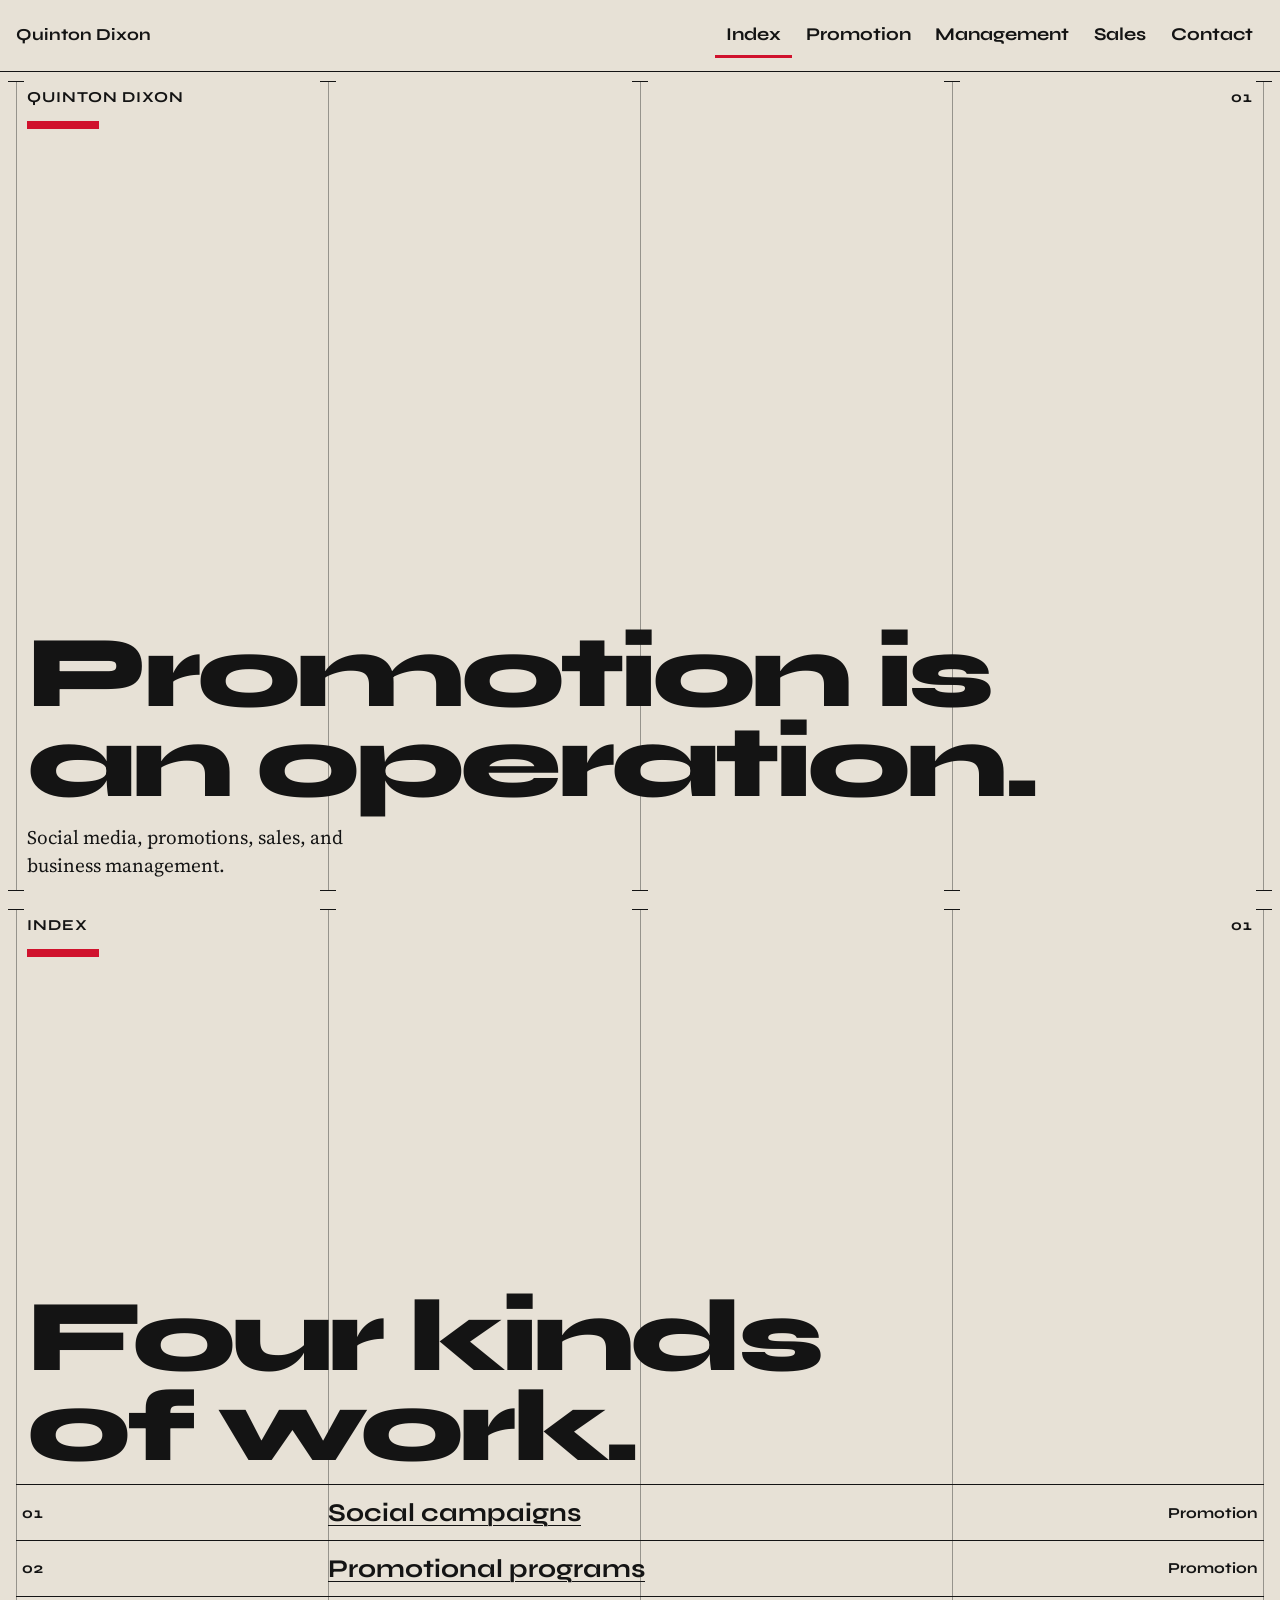
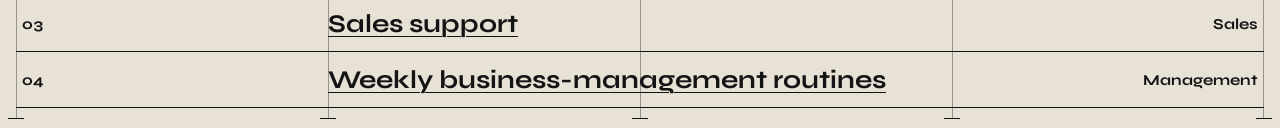
<file: index.html>
<!DOCTYPE html>
<html lang="en">
<head>
  <meta charset="utf-8">
  <meta name="viewport" content="width=device-width, initial-scale=1">
  <title>Quinton Dixon. Promotion is an operation.</title>
  <meta name="description" content="Quinton Dixon. Social media, promotions, sales, and business management. Promotion is an operation.">
  <link rel="icon" href="favicon.svg" type="image/svg+xml">
  <link rel="preconnect" href="https://fonts.googleapis.com">
  <link rel="preconnect" href="https://fonts.gstatic.com" crossorigin>
  <link href="https://fonts.googleapis.com/css2?family=Source+Serif+4:ital,opsz,wght@0,8..60,400;0,8..60,600;1,8..60,400&family=Syne:wght@700;800&display=swap" rel="stylesheet">
  <link rel="stylesheet" href="styles.css">
  <noscript><style>
    @media (max-width: 760px) {
      .nav-toggle { display: none !important; }
      #site-nav {
        display: flex !important;
        position: static !important;
        inset: auto !important;
        background: transparent !important;
        padding: 0 !important;
        overflow: visible !important;
      }
    }
  </style></noscript>
</head>
<body class="swiss">
  <a class="skip" href="#content">Skip to content</a>
  <header class="bar">
    <a class="home" href="index.html">Quinton Dixon</a>
    <button type="button" class="nav-toggle" aria-expanded="false" aria-controls="site-nav">Menu</button>
    <nav id="site-nav" aria-label="Pages">
      <a href="index.html" aria-current="page">Index</a>
      <a href="promotion.html">Promotion</a>
      <a href="management.html">Management</a>
      <a href="sales.html">Sales</a>
      <a href="contact.html">Contact</a>
    </nav>
  </header>
  <main id="content" tabindex="-1">
    <section class="poster" aria-labelledby="motto">
      <div class="press" aria-hidden="true"><span></span><span></span><span></span><span></span></div>
      <p class="kicker">Quinton Dixon <span class="sheet-no">01</span></p>
      <div class="tick" aria-hidden="true"></div>
      <h1 id="motto" class="statement">Promotion is an operation.</h1>
      <p class="caption">Social media, promotions, sales, and business management.</p>
    </section>
    <section class="poster roster" aria-labelledby="kinds">
      <div class="press" aria-hidden="true"><span></span><span></span><span></span><span></span></div>
      <p class="kicker">Index <span class="sheet-no">01</span></p>
      <div class="tick" aria-hidden="true"></div>
      <h2 id="kinds" class="statement">Four kinds of work.</h2>
      <ol class="index">
        <li>
          <a href="promotion.html#campaigns">
            <span class="num">01</span>
            <span class="name">Social campaigns</span>
            <span class="where">Promotion</span>
          </a>
        </li>
        <li>
          <a href="promotion.html#programs">
            <span class="num">02</span>
            <span class="name">Promotional programs</span>
            <span class="where">Promotion</span>
          </a>
        </li>
        <li>
          <a href="sales.html">
            <span class="num">03</span>
            <span class="name">Sales support</span>
            <span class="where">Sales</span>
          </a>
        </li>
        <li>
          <a href="management.html">
            <span class="num">04</span>
            <span class="name">Weekly business-management routines</span>
            <span class="where">Management</span>
          </a>
        </li>
      </ol>
    </section>
  </main>
  <script src="site.js"></script>
</body>
</html>
</file>
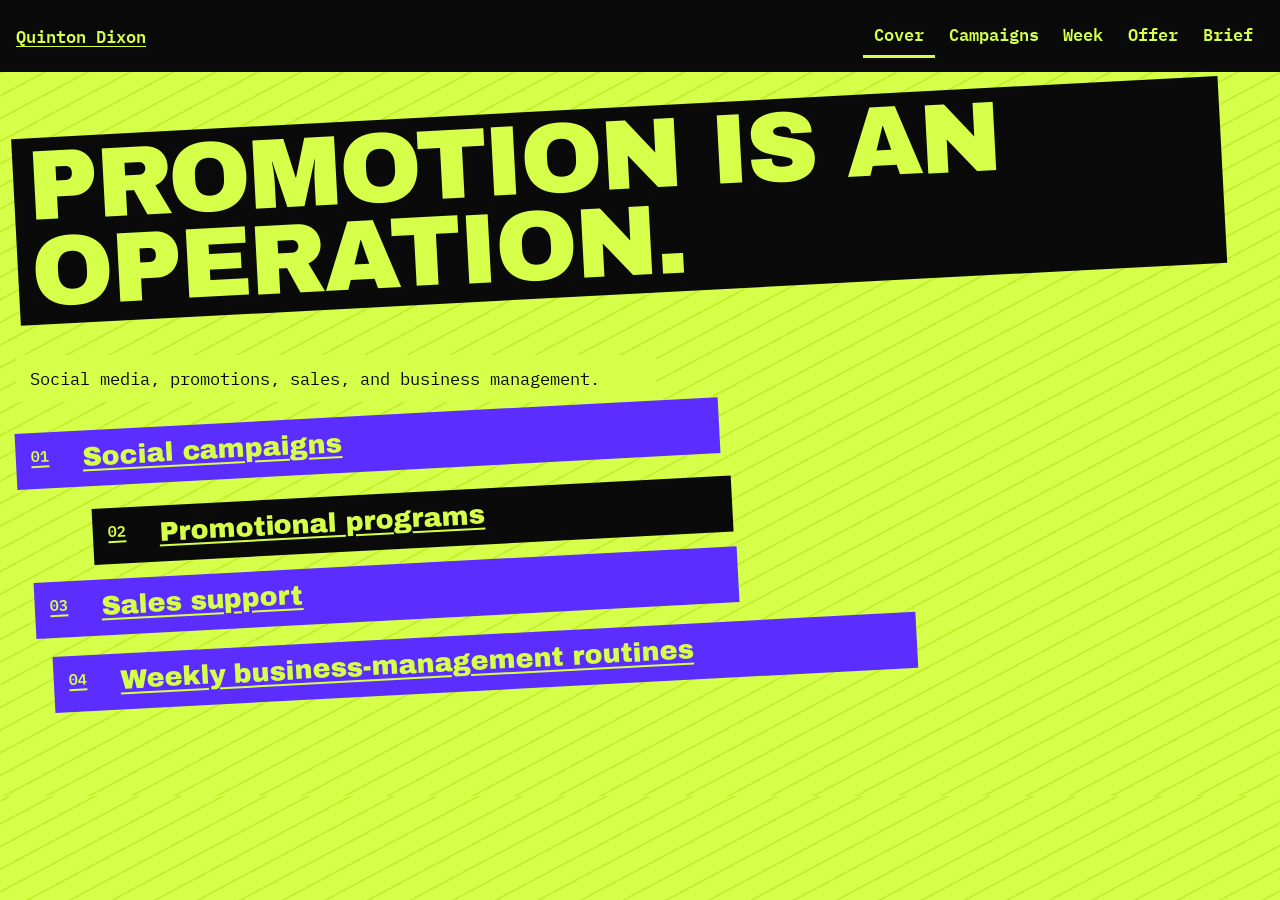
<file: acid/index.html>
<!DOCTYPE html>
<html lang="en">
<head>
  <meta charset="utf-8">
  <meta name="viewport" content="width=device-width, initial-scale=1">
  <title>Quinton Dixon. Promotion is an operation.</title>
  <meta name="description" content="Quinton Dixon. Promotion is an operation. Social media, promotions, sales, and business management.">
  <link rel="icon" href="favicon.svg" type="image/svg+xml">
  <link rel="preconnect" href="https://fonts.googleapis.com">
  <link rel="preconnect" href="https://fonts.gstatic.com" crossorigin>
  <link href="https://fonts.googleapis.com/css2?family=Archivo+Black&family=IBM+Plex+Mono:wght@400;600&display=swap" rel="stylesheet">
  <link rel="stylesheet" href="styles.css">
  <noscript><style>
    @media (max-width: 760px) {
      .nav-toggle { display: none !important; }
      #site-nav { display: flex !important; position: static !important; inset: auto !important; background: transparent !important; padding: 0 !important; overflow: visible !important; }
    }
  </style></noscript>
</head>
<body class="acid">
  <a class="skip" href="#content">Skip to content</a>
  <header class="rail">
    <a class="home" href="index.html">Quinton Dixon</a>
    <button type="button" class="nav-toggle" aria-expanded="false" aria-controls="site-nav">Menu</button>
    <nav id="site-nav" aria-label="Pages">
      <a href="index.html" aria-current="page">Cover</a>
      <a href="campaigns.html">Campaigns</a>
      <a href="week.html">Week</a>
      <a href="offer.html">Offer</a>
      <a href="brief.html">Brief</a>
    </nav>
  </header>
  <main id="content" class="sheet" tabindex="-1">
    <h1 class="slash">Promotion is an operation.</h1>
    <p class="plain">Social media, promotions, sales, and business management.</p>
    <ul class="strips">
      <li><a href="campaigns.html"><span class="num">01</span> Social campaigns</a></li>
      <li><a href="campaigns.html#programs"><span class="num">02</span> Promotional programs</a></li>
      <li><a href="offer.html"><span class="num">03</span> Sales support</a></li>
      <li><a href="week.html"><span class="num">04</span> Weekly business-management routines</a></li>
    </ul>
  </main>
  <script src="site.js"></script>
</body>
</html>
</file>
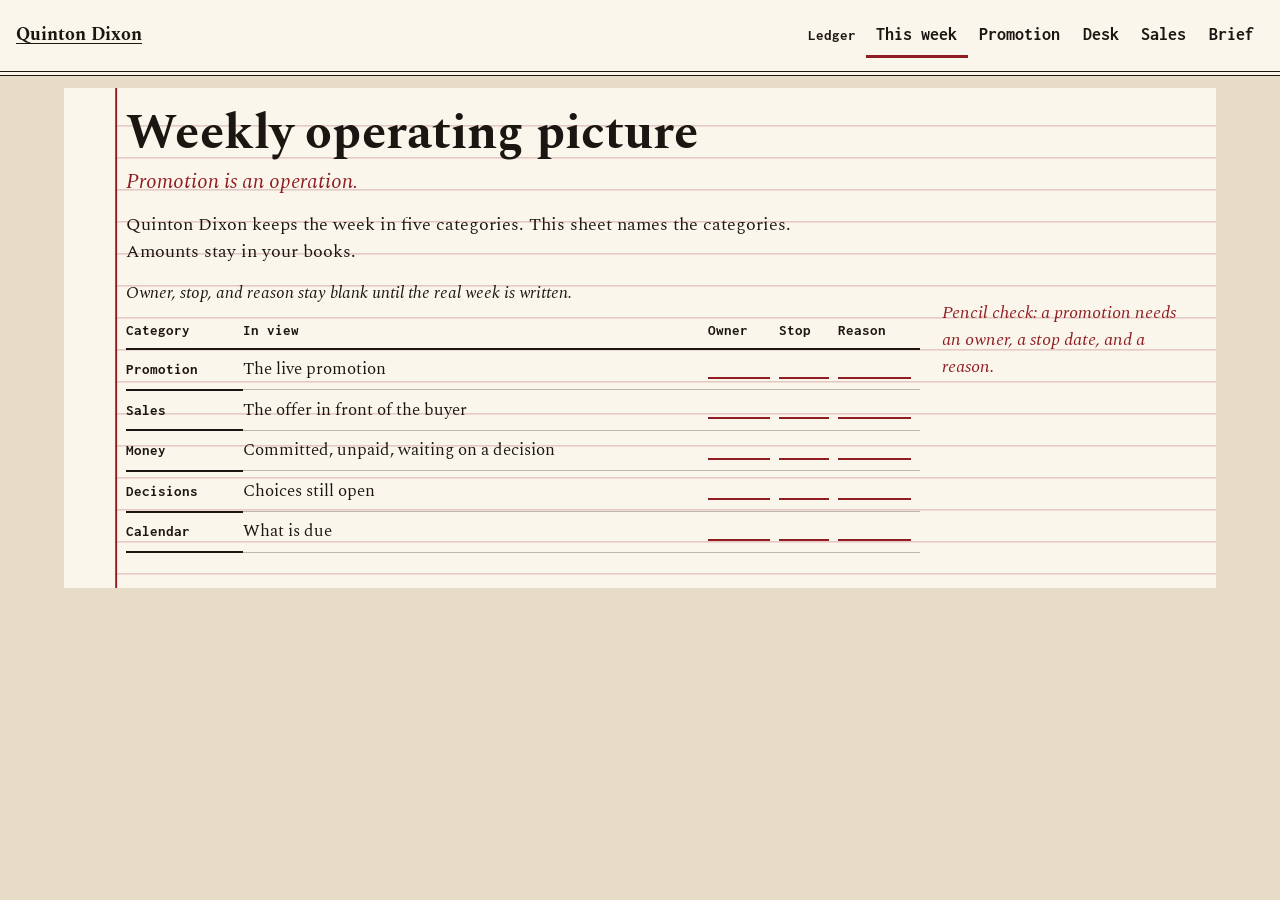
<file: folio/index.html>
<!DOCTYPE html>
<html lang="en">
<head>
  <meta charset="utf-8">
  <meta name="viewport" content="width=device-width, initial-scale=1">
  <title>Quinton Dixon. Promotion is an operation.</title>
  <meta name="description" content="Quinton Dixon. Promotion is an operation. A weekly operating picture for promotion, sales, money, decisions, and the calendar.">
  <link rel="icon" href="favicon.svg" type="image/svg+xml">
  <link rel="preconnect" href="https://fonts.googleapis.com">
  <link rel="preconnect" href="https://fonts.gstatic.com" crossorigin>
  <link href="https://fonts.googleapis.com/css2?family=Inconsolata:wght@500;700&family=Spectral:ital,wght@0,500;0,700;1,500;1,700&display=swap" rel="stylesheet">
  <link rel="stylesheet" href="styles.css">
  <noscript><style>
    @media (max-width: 760px) {
      .nav-toggle { display: none !important; }
      #site-nav { display: flex !important; position: static !important; inset: auto !important; background: transparent !important; padding: 0 !important; overflow: visible !important; }
    }
  </style></noscript>
</head>
<body class="folio">
  <a class="skip" href="#content">Skip to content</a>
  <header class="running">
    <a class="home" href="index.html">Quinton Dixon</a>
    <span class="edition">Ledger</span>
    <button type="button" class="nav-toggle" aria-expanded="false" aria-controls="site-nav">Menu</button>
    <nav id="site-nav" aria-label="Pages">
      <a href="index.html" aria-current="page">This week</a>
      <a href="promotion.html">Promotion</a>
      <a href="desk.html">Desk</a>
      <a href="sales.html">Sales</a>
      <a href="contact.html">Brief</a>
    </nav>
  </header>
  <main id="content" class="leaf" tabindex="-1">
    <h1>Weekly operating picture</h1>
    <p class="motto">Promotion is an operation.</p>
    <p class="lead">Quinton Dixon keeps the week in five categories. This sheet names the categories. Amounts stay in your books.</p>
    <div class="spread">
      <table class="week">
        <caption>Owner, stop, and reason stay blank until the real week is written.</caption>
        <thead>
          <tr>
            <th scope="col">Category</th>
            <th scope="col">In view</th>
            <th scope="col">Owner</th>
            <th scope="col">Stop</th>
            <th scope="col">Reason</th>
          </tr>
        </thead>
        <tbody>
          <tr>
            <th scope="row" data-label="Category">Promotion</th>
            <td data-label="In view">The live promotion</td>
            <td data-label="Owner"><span class="blank"><span class="sr-only">Blank on this sheet</span></span></td>
            <td data-label="Stop"><span class="blank"><span class="sr-only">Blank on this sheet</span></span></td>
            <td data-label="Reason"><span class="blank"><span class="sr-only">Blank on this sheet</span></span></td>
          </tr>
          <tr>
            <th scope="row" data-label="Category">Sales</th>
            <td data-label="In view">The offer in front of the buyer</td>
            <td data-label="Owner"><span class="blank"><span class="sr-only">Blank on this sheet</span></span></td>
            <td data-label="Stop"><span class="blank"><span class="sr-only">Blank on this sheet</span></span></td>
            <td data-label="Reason"><span class="blank"><span class="sr-only">Blank on this sheet</span></span></td>
          </tr>
          <tr>
            <th scope="row" data-label="Category">Money</th>
            <td data-label="In view">Committed, unpaid, waiting on a decision</td>
            <td data-label="Owner"><span class="blank"><span class="sr-only">Blank on this sheet</span></span></td>
            <td data-label="Stop"><span class="blank"><span class="sr-only">Blank on this sheet</span></span></td>
            <td data-label="Reason"><span class="blank"><span class="sr-only">Blank on this sheet</span></span></td>
          </tr>
          <tr>
            <th scope="row" data-label="Category">Decisions</th>
            <td data-label="In view">Choices still open</td>
            <td data-label="Owner"><span class="blank"><span class="sr-only">Blank on this sheet</span></span></td>
            <td data-label="Stop"><span class="blank"><span class="sr-only">Blank on this sheet</span></span></td>
            <td data-label="Reason"><span class="blank"><span class="sr-only">Blank on this sheet</span></span></td>
          </tr>
          <tr>
            <th scope="row" data-label="Category">Calendar</th>
            <td data-label="In view">What is due</td>
            <td data-label="Owner"><span class="blank"><span class="sr-only">Blank on this sheet</span></span></td>
            <td data-label="Stop"><span class="blank"><span class="sr-only">Blank on this sheet</span></span></td>
            <td data-label="Reason"><span class="blank"><span class="sr-only">Blank on this sheet</span></span></td>
          </tr>
        </tbody>
      </table>
      <aside class="margin">
        <p>Pencil check: a promotion needs an owner, a stop date, and a reason.</p>
      </aside>
    </div>
  </main>
  <script src="site.js"></script>
</body>
</html>
</file>
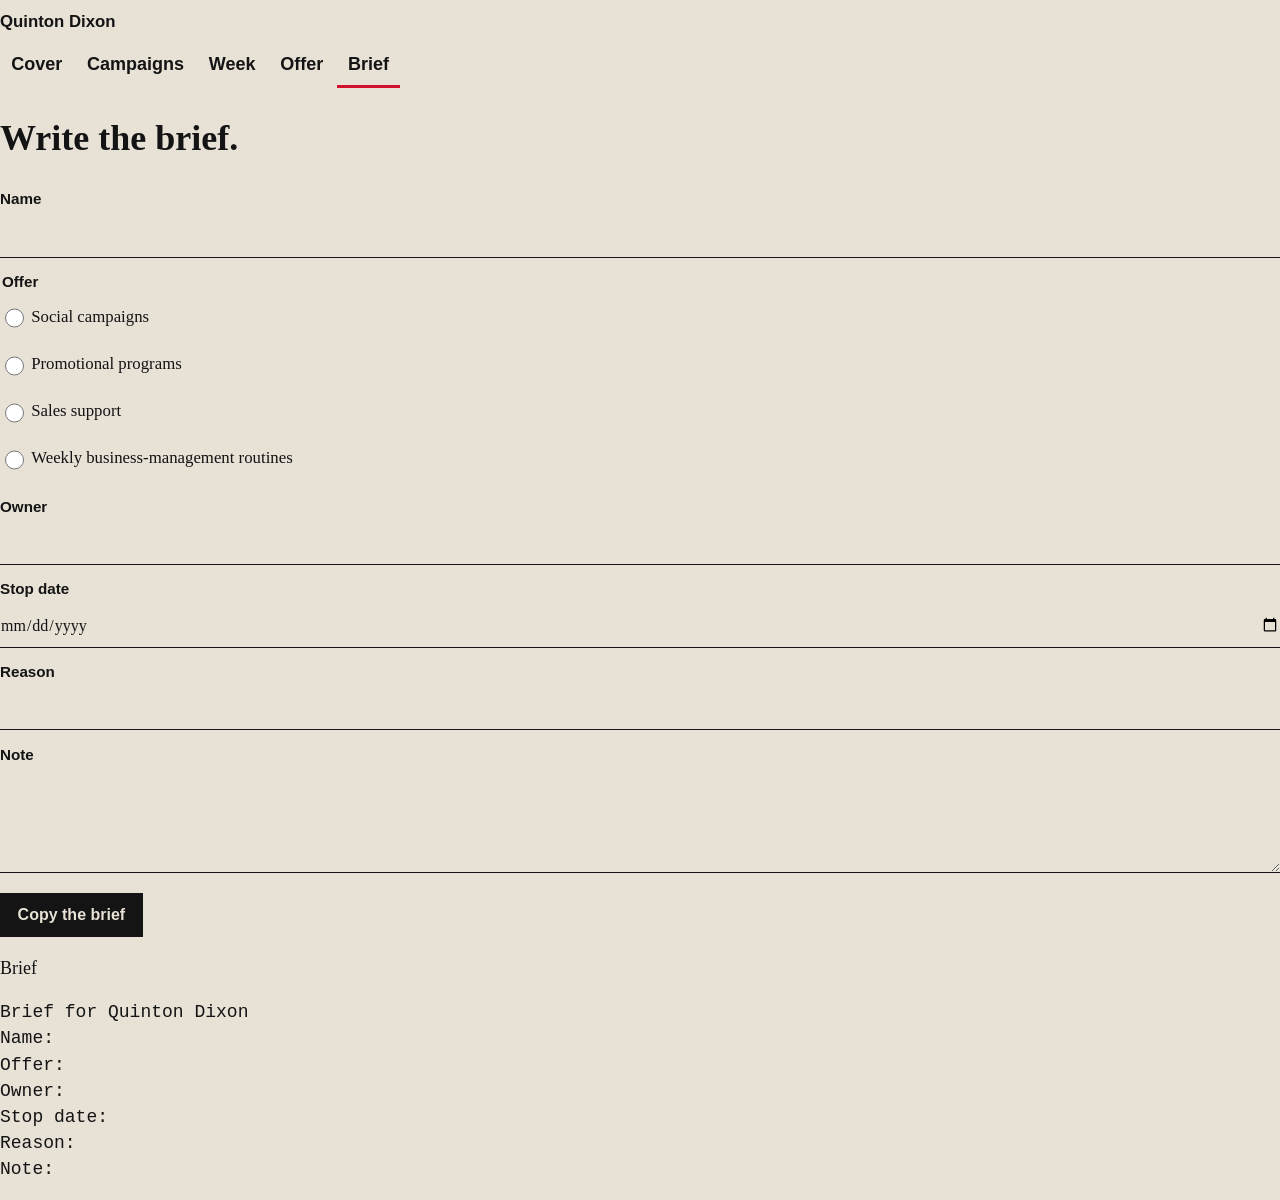
<file: brief.html>
<!DOCTYPE html>
<html lang="en">
<head>
  <meta charset="utf-8">
  <meta name="viewport" content="width=device-width, initial-scale=1">
  <title>Brief. Quinton Dixon.</title>
  <meta name="description" content="Write a brief for Quinton Dixon and copy it from the page.">
  <link rel="icon" href="favicon.svg" type="image/svg+xml">
  <link rel="preconnect" href="https://fonts.googleapis.com">
  <link rel="preconnect" href="https://fonts.gstatic.com" crossorigin>
  <link href="https://fonts.googleapis.com/css2?family=Archivo+Black&family=IBM+Plex+Mono:wght@400;600&display=swap" rel="stylesheet">
  <link rel="stylesheet" href="styles.css">
  <noscript><style>
    @media (max-width: 760px) {
      .nav-toggle { display: none !important; }
      #site-nav { display: flex !important; position: static !important; inset: auto !important; background: transparent !important; padding: 0 !important; overflow: visible !important; }
    }
  </style></noscript>
</head>
<body class="acid">
  <a class="skip" href="#content">Skip to content</a>
  <header class="rail">
    <a class="home" href="index.html">Quinton Dixon</a>
    <button type="button" class="nav-toggle" aria-expanded="false" aria-controls="site-nav">Menu</button>
    <nav id="site-nav" aria-label="Pages">
      <a href="index.html">Cover</a>
      <a href="campaigns.html">Campaigns</a>
      <a href="week.html">Week</a>
      <a href="offer.html">Offer</a>
      <a href="brief.html" aria-current="page">Brief</a>
    </nav>
  </header>
  <main id="content" class="sheet" tabindex="-1">
    <h1 class="slash tight">Write the brief.</h1>
    <div class="split">
      <form class="plate" data-brief>
        <label class="field">
          <span>Name</span>
          <input id="brief-name" name="name" type="text" autocomplete="name" required>
        </label>
        <fieldset>
          <legend>Offer</legend>
          <label class="choice"><input type="radio" name="offer" value="Social campaigns" required> Social campaigns</label>
          <label class="choice"><input type="radio" name="offer" value="Promotional programs"> Promotional programs</label>
          <label class="choice"><input type="radio" name="offer" value="Sales support"> Sales support</label>
          <label class="choice"><input type="radio" name="offer" value="Weekly business-management routines"> Weekly business-management routines</label>
        </fieldset>
        <label class="field">
          <span>Owner</span>
          <input name="owner" type="text" autocomplete="organization" required>
        </label>
        <label class="field">
          <span>Stop date</span>
          <input name="stop" type="date" required>
        </label>
        <label class="field">
          <span>Reason</span>
          <input name="reason" type="text" required>
        </label>
        <label class="field">
          <span>Note</span>
          <textarea name="note"></textarea>
        </label>
        <button type="submit" data-brief-copy>Copy the brief</button>
      </form>
      <div class="proof">
        <p id="brief-label">Brief</p>
        <pre id="brief-text" data-brief-out aria-labelledby="brief-label" aria-live="polite" tabindex="0"></pre>
        <p class="mail-slot" data-mail-slot></p>
      </div>
    </div>
  </main>
  <script src="site.js"></script>
</body>
</html>
</file>
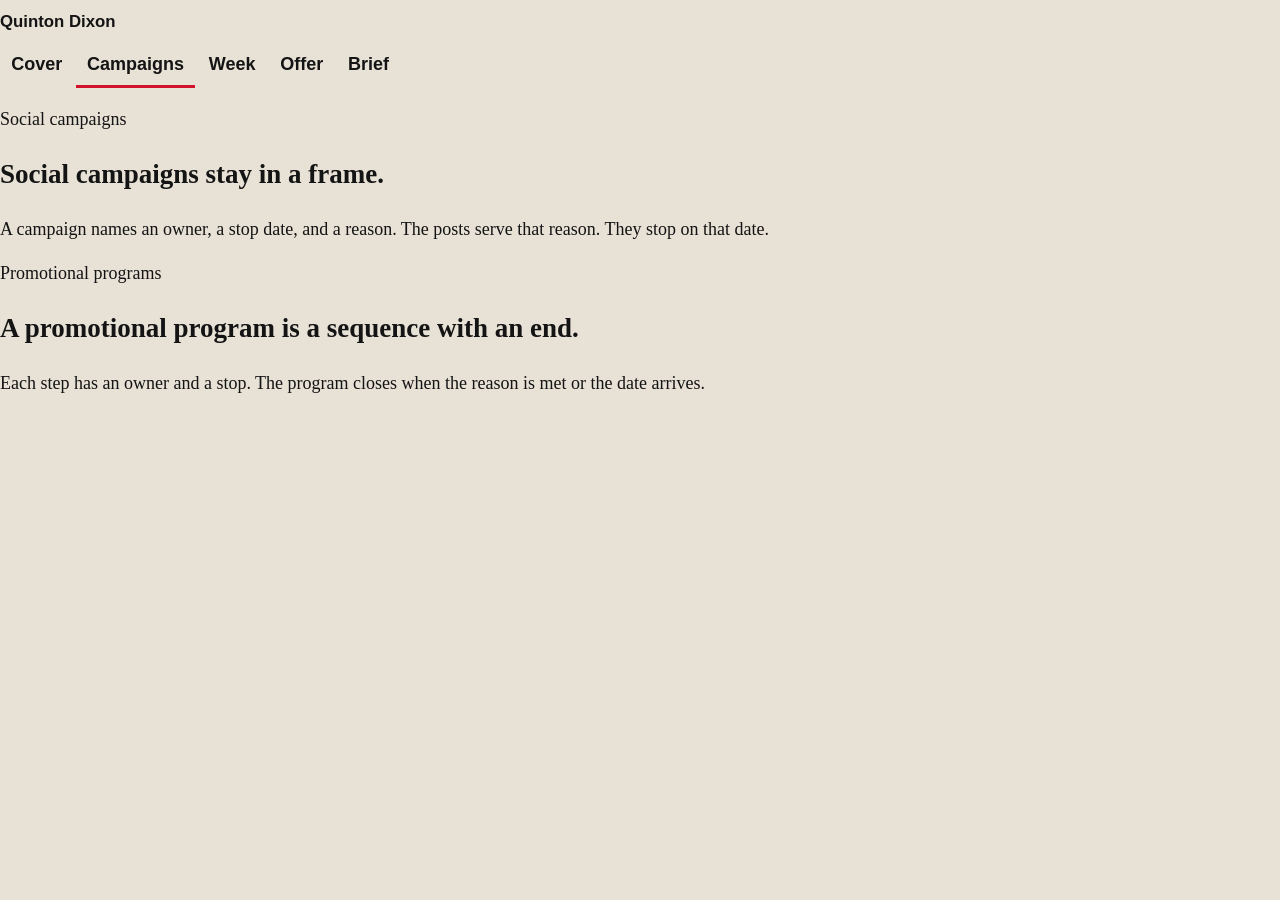
<file: campaigns.html>
<!DOCTYPE html>
<html lang="en">
<head>
  <meta charset="utf-8">
  <meta name="viewport" content="width=device-width, initial-scale=1">
  <title>Campaigns. Quinton Dixon.</title>
  <meta name="description" content="Social campaigns and promotional programs run by Quinton Dixon. Each one has an owner, a stop date, and a reason.">
  <link rel="icon" href="favicon.svg" type="image/svg+xml">
  <link rel="preconnect" href="https://fonts.googleapis.com">
  <link rel="preconnect" href="https://fonts.gstatic.com" crossorigin>
  <link href="https://fonts.googleapis.com/css2?family=Archivo+Black&family=IBM+Plex+Mono:wght@400;600&display=swap" rel="stylesheet">
  <link rel="stylesheet" href="styles.css">
  <noscript><style>
    @media (max-width: 760px) {
      .nav-toggle { display: none !important; }
      #site-nav { display: flex !important; position: static !important; inset: auto !important; background: transparent !important; padding: 0 !important; overflow: visible !important; }
    }
  </style></noscript>
</head>
<body class="acid">
  <a class="skip" href="#content">Skip to content</a>
  <header class="rail">
    <a class="home" href="index.html">Quinton Dixon</a>
    <button type="button" class="nav-toggle" aria-expanded="false" aria-controls="site-nav">Menu</button>
    <nav id="site-nav" aria-label="Pages">
      <a href="index.html">Cover</a>
      <a href="campaigns.html" aria-current="page">Campaigns</a>
      <a href="week.html">Week</a>
      <a href="offer.html">Offer</a>
      <a href="brief.html">Brief</a>
    </nav>
  </header>
  <main id="content" class="sheet" tabindex="-1">
    <article class="slab" id="campaigns">
      <p class="tag">Social campaigns</p>
      <h1 class="slash tight">Social campaigns stay in a frame.</h1>
      <p class="note">A campaign names an owner, a stop date, and a reason. The posts serve that reason. They stop on that date.</p>
    </article>
    <article class="slab" id="programs">
      <p class="tag">Promotional programs</p>
      <h2 class="slash tight">A promotional program is a sequence with an end.</h2>
      <p class="note">Each step has an owner and a stop. The program closes when the reason is met or the date arrives.</p>
    </article>
  </main>
  <script src="site.js"></script>
</body>
</html>
</file>
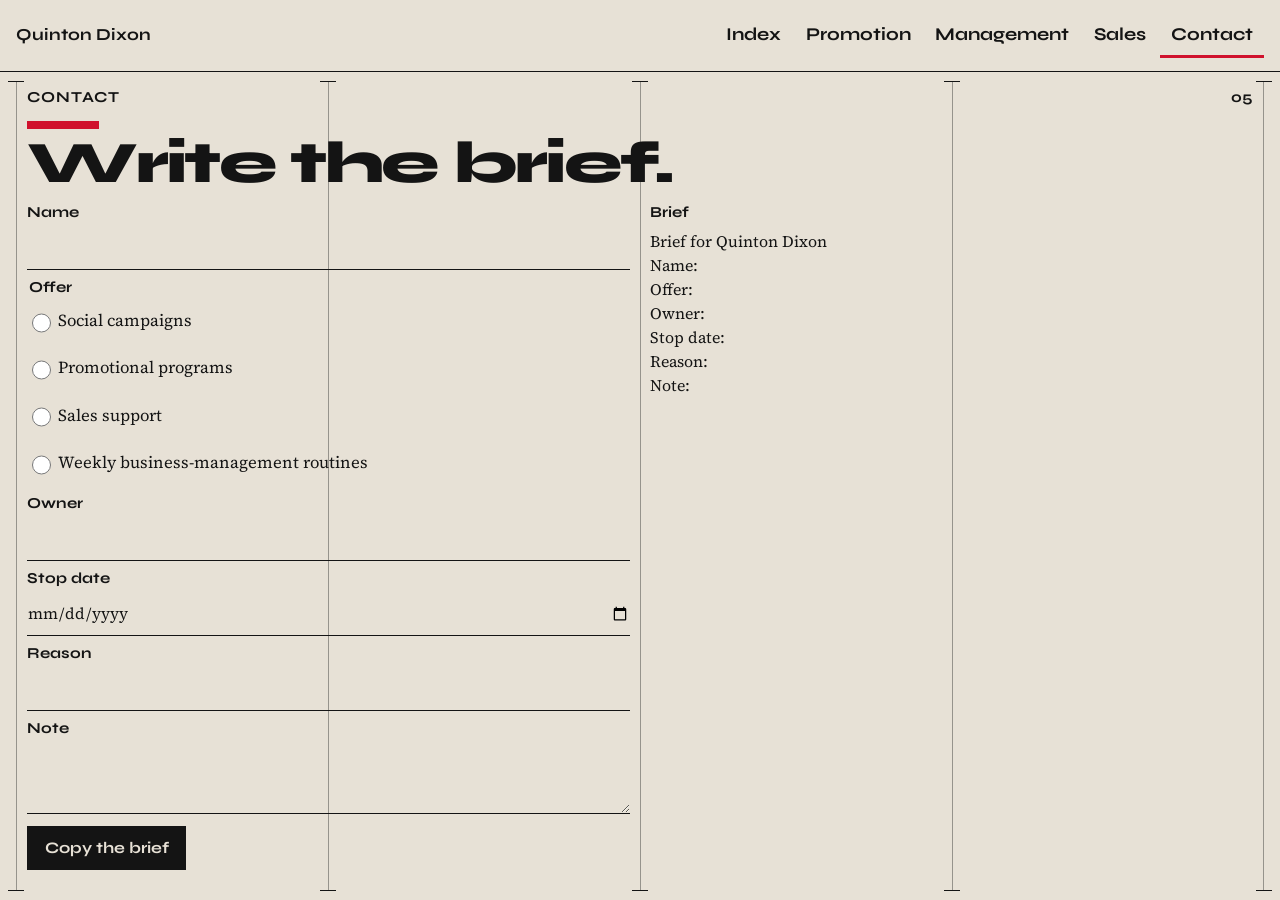
<file: contact.html>
<!DOCTYPE html>
<html lang="en">
<head>
  <meta charset="utf-8">
  <meta name="viewport" content="width=device-width, initial-scale=1">
  <title>Contact. Quinton Dixon.</title>
  <meta name="description" content="Write a brief for Quinton Dixon and copy it from the page.">
  <link rel="icon" href="favicon.svg" type="image/svg+xml">
  <link rel="preconnect" href="https://fonts.googleapis.com">
  <link rel="preconnect" href="https://fonts.gstatic.com" crossorigin>
  <link href="https://fonts.googleapis.com/css2?family=Source+Serif+4:ital,opsz,wght@0,8..60,400;0,8..60,600;1,8..60,400&family=Syne:wght@700;800&display=swap" rel="stylesheet">
  <link rel="stylesheet" href="styles.css">
  <noscript><style>
    @media (max-width: 760px) {
      .nav-toggle { display: none !important; }
      #site-nav { display: flex !important; position: static !important; inset: auto !important; background: transparent !important; padding: 0 !important; overflow: visible !important; }
    }
  </style></noscript>
</head>
<body class="swiss">
  <a class="skip" href="#content">Skip to content</a>
  <header class="bar">
    <a class="home" href="index.html">Quinton Dixon</a>
    <button type="button" class="nav-toggle" aria-expanded="false" aria-controls="site-nav">Menu</button>
    <nav id="site-nav" aria-label="Pages">
      <a href="index.html">Index</a>
      <a href="promotion.html">Promotion</a>
      <a href="management.html">Management</a>
      <a href="sales.html">Sales</a>
      <a href="contact.html" aria-current="page">Contact</a>
    </nav>
  </header>
  <main id="content" tabindex="-1">
    <section class="poster work" aria-labelledby="brief-title">
      <div class="press" aria-hidden="true"><span></span><span></span><span></span><span></span></div>
      <p class="kicker">Contact <span class="sheet-no">05</span></p>
      <div class="tick" aria-hidden="true"></div>
      <h1 id="brief-title" class="statement">Write the brief.</h1>
      <div class="brief-grid">
        <form class="fields" data-brief>
          <label class="field">
            <span>Name</span>
            <input id="brief-name" name="name" type="text" autocomplete="name" required>
          </label>
          <fieldset>
            <legend>Offer</legend>
            <label class="choice"><input type="radio" name="offer" value="Social campaigns" required> Social campaigns</label>
            <label class="choice"><input type="radio" name="offer" value="Promotional programs"> Promotional programs</label>
            <label class="choice"><input type="radio" name="offer" value="Sales support"> Sales support</label>
            <label class="choice"><input type="radio" name="offer" value="Weekly business-management routines"> Weekly business-management routines</label>
          </fieldset>
          <label class="field">
            <span>Owner</span>
            <input name="owner" type="text" autocomplete="organization" required>
          </label>
          <label class="field">
            <span>Stop date</span>
            <input name="stop" type="date" required>
          </label>
          <label class="field">
            <span>Reason</span>
            <input name="reason" type="text" required>
          </label>
          <label class="field">
            <span>Note</span>
            <textarea name="note"></textarea>
          </label>
          <button type="submit" data-brief-copy>Copy the brief</button>
        </form>
        <div class="output">
          <p id="brief-label">Brief</p>
          <pre id="brief-text" data-brief-out aria-labelledby="brief-label" aria-live="polite" tabindex="0"></pre>
          <p class="mail-slot" data-mail-slot></p>
        </div>
      </div>
    </section>
  </main>
  <script src="site.js"></script>
</body>
</html>
</file>
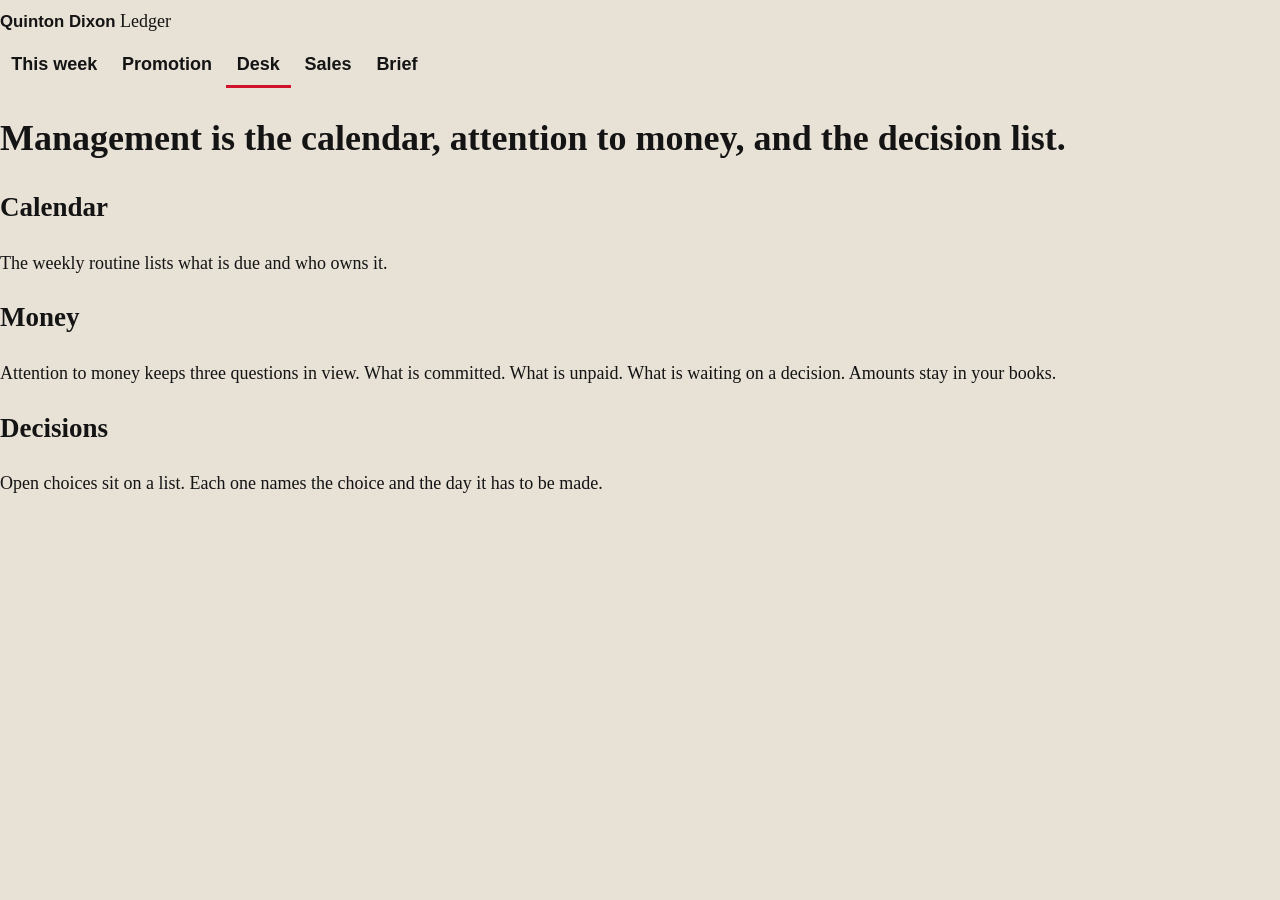
<file: desk.html>
<!DOCTYPE html>
<html lang="en">
<head>
  <meta charset="utf-8">
  <meta name="viewport" content="width=device-width, initial-scale=1">
  <title>Desk. Quinton Dixon.</title>
  <meta name="description" content="Management is the calendar, attention to money, and the decision list. Quinton Dixon keeps that weekly routine.">
  <link rel="icon" href="favicon.svg" type="image/svg+xml">
  <link rel="preconnect" href="https://fonts.googleapis.com">
  <link rel="preconnect" href="https://fonts.gstatic.com" crossorigin>
  <link href="https://fonts.googleapis.com/css2?family=Inconsolata:wght@500;700&family=Spectral:ital,wght@0,500;0,700;1,500;1,700&display=swap" rel="stylesheet">
  <link rel="stylesheet" href="styles.css">
  <noscript><style>
    @media (max-width: 760px) {
      .nav-toggle { display: none !important; }
      #site-nav { display: flex !important; position: static !important; inset: auto !important; background: transparent !important; padding: 0 !important; overflow: visible !important; }
    }
  </style></noscript>
</head>
<body class="folio">
  <a class="skip" href="#content">Skip to content</a>
  <header class="running">
    <a class="home" href="index.html">Quinton Dixon</a>
    <span class="edition">Ledger</span>
    <button type="button" class="nav-toggle" aria-expanded="false" aria-controls="site-nav">Menu</button>
    <nav id="site-nav" aria-label="Pages">
      <a href="index.html">This week</a>
      <a href="promotion.html">Promotion</a>
      <a href="desk.html" aria-current="page">Desk</a>
      <a href="sales.html">Sales</a>
      <a href="contact.html">Brief</a>
    </nav>
  </header>
  <main id="content" class="leaf" tabindex="-1">
    <h1>Management is the calendar, attention to money, and the decision list.</h1>
    <section class="entry">
      <h2>Calendar</h2>
      <p>The weekly routine lists what is due and who owns it.</p>
    </section>
    <section class="entry">
      <h2>Money</h2>
      <p>Attention to money keeps three questions in view. What is committed. What is unpaid. What is waiting on a decision. Amounts stay in your books.</p>
    </section>
    <section class="entry">
      <h2>Decisions</h2>
      <p>Open choices sit on a list. Each one names the choice and the day it has to be made.</p>
    </section>
  </main>
  <script src="site.js"></script>
</body>
</html>
</file>
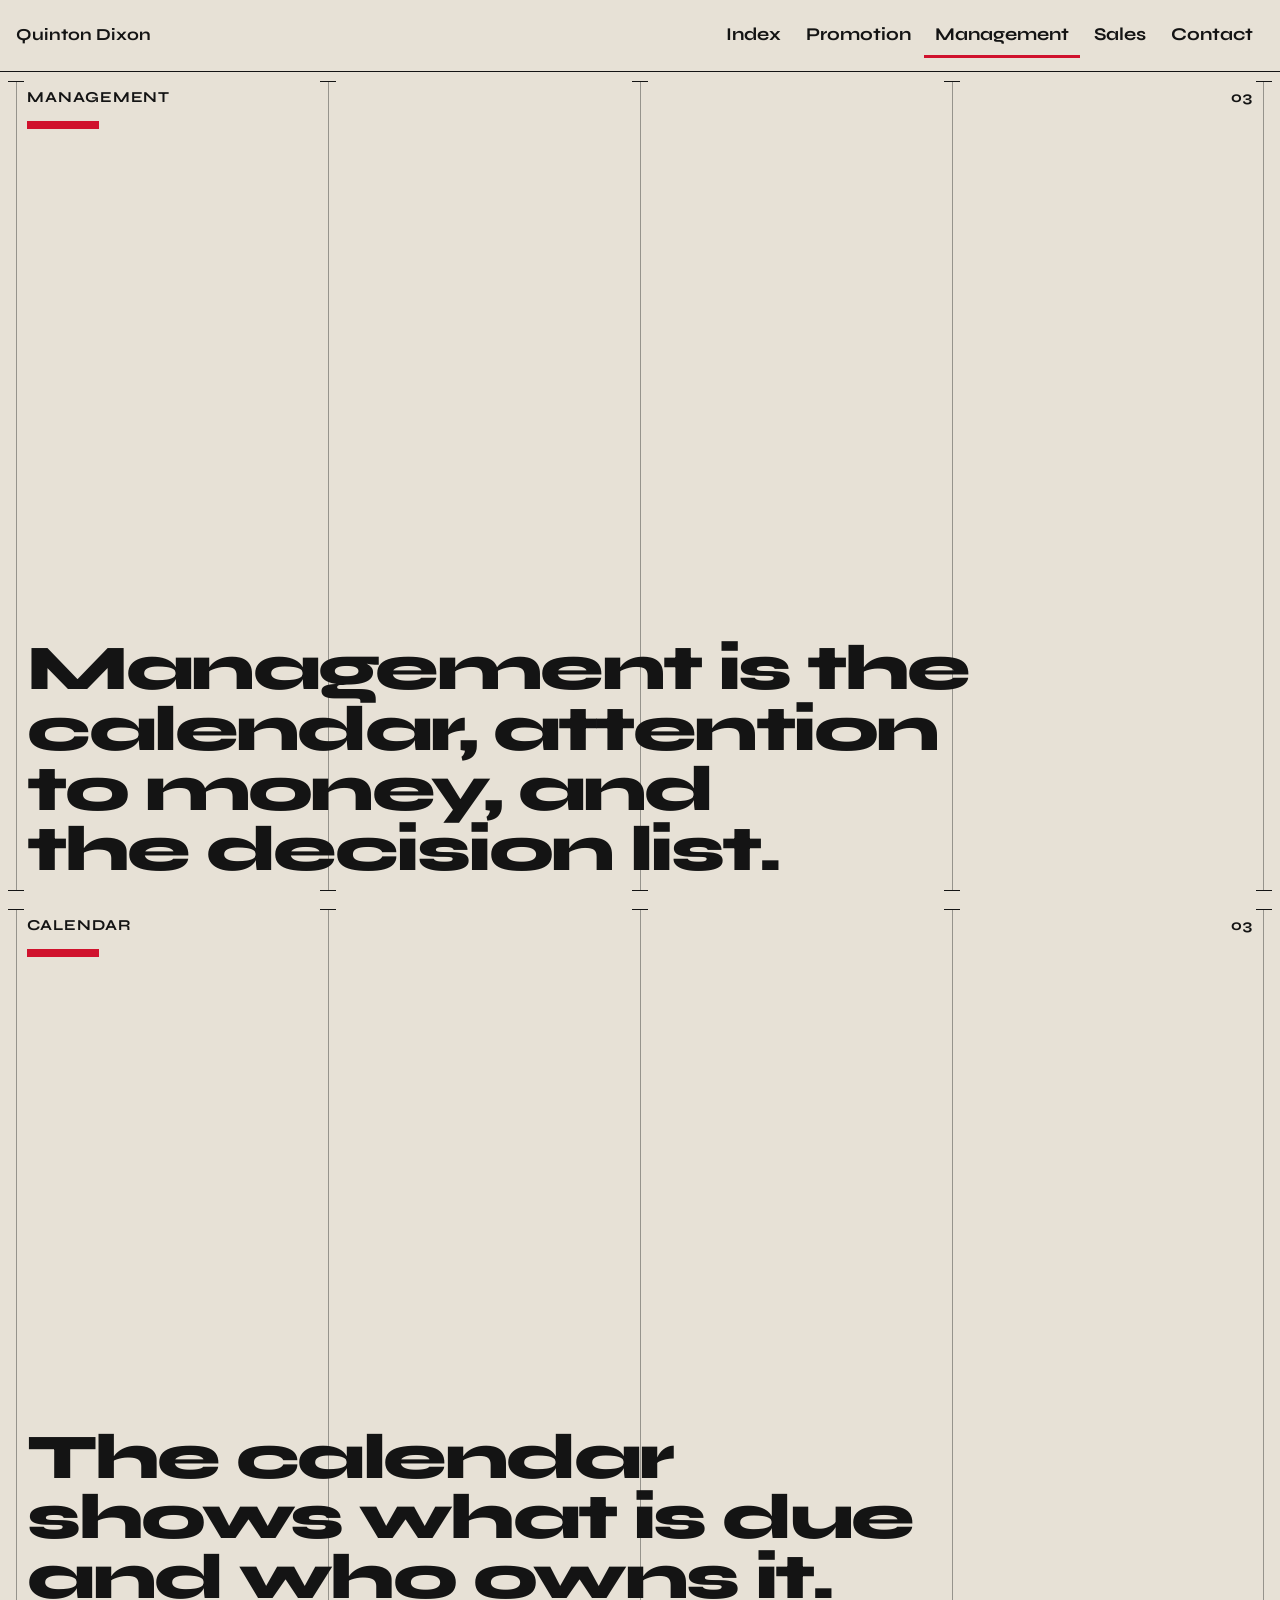
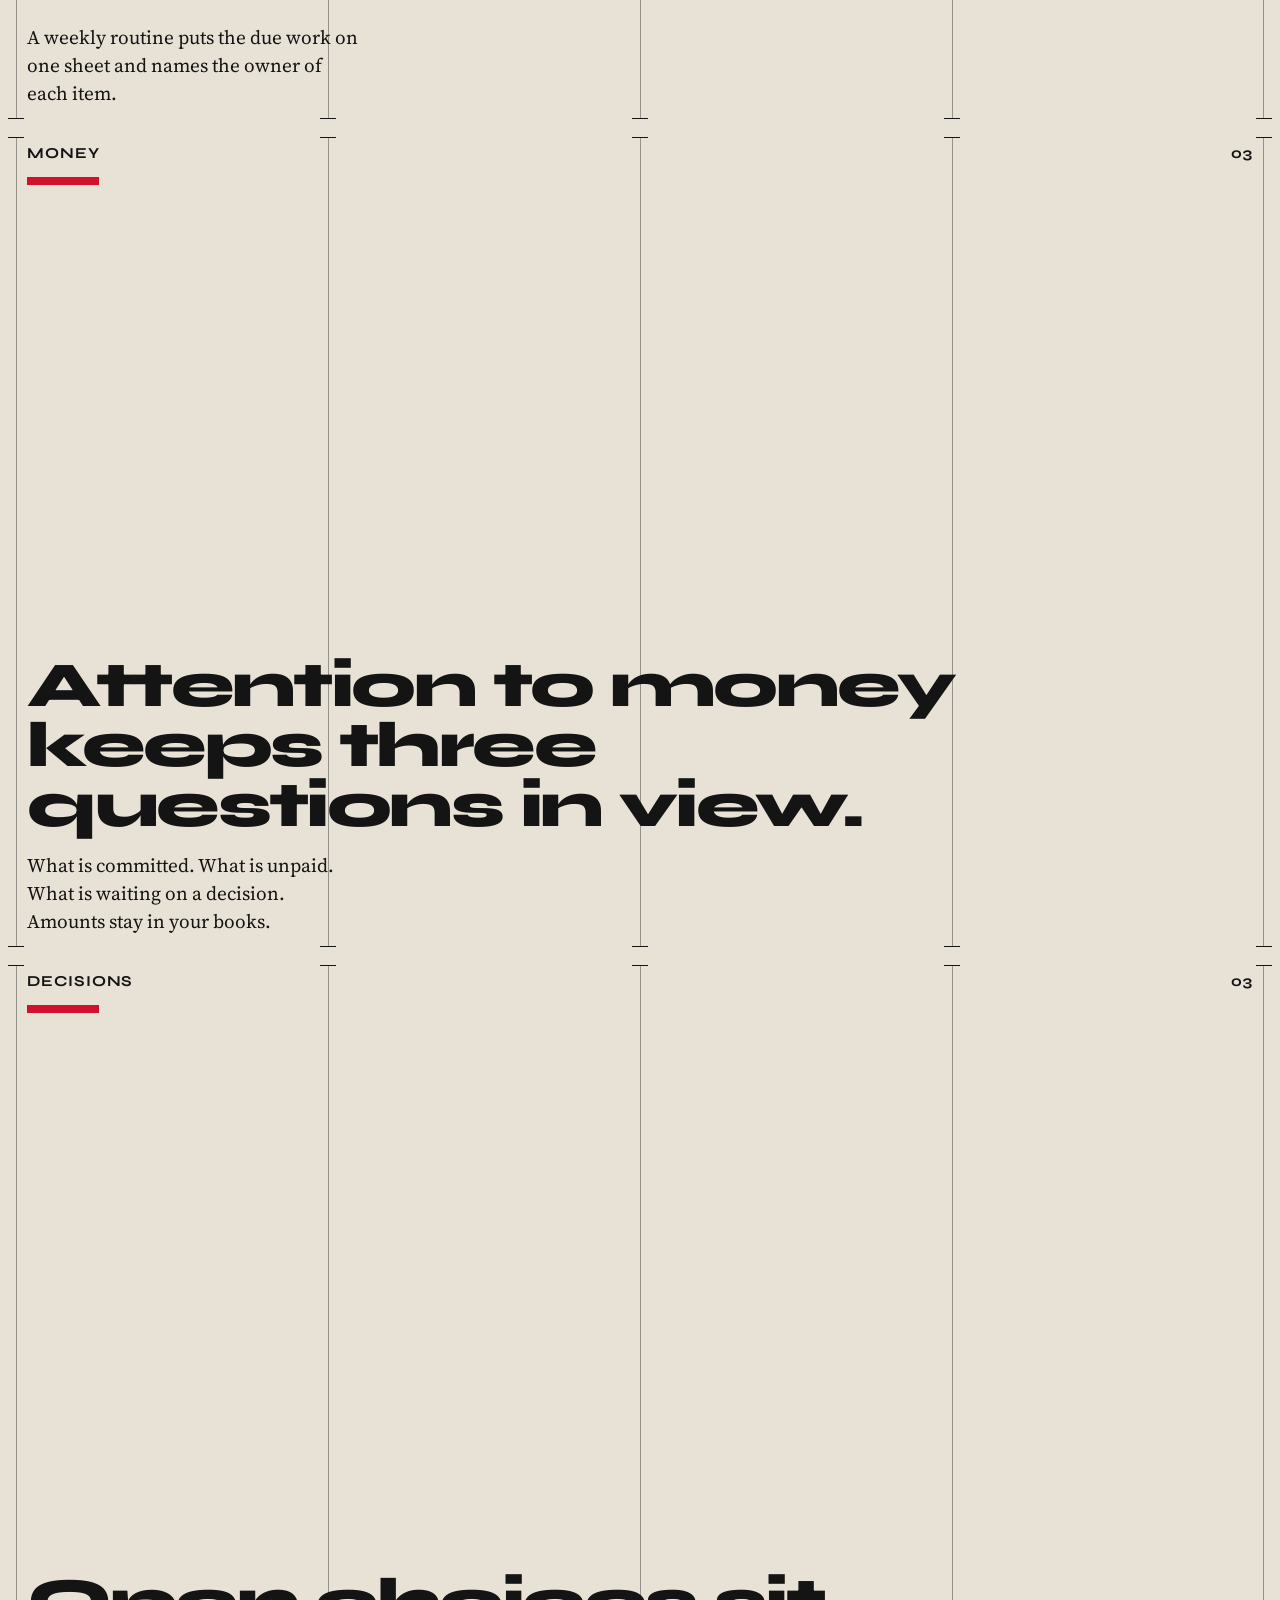
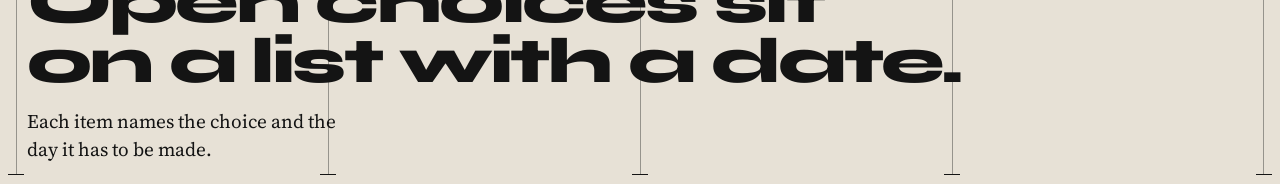
<file: management.html>
<!DOCTYPE html>
<html lang="en">
<head>
  <meta charset="utf-8">
  <meta name="viewport" content="width=device-width, initial-scale=1">
  <title>Management. Quinton Dixon.</title>
  <meta name="description" content="Management is the calendar, attention to money, and the decision list. Weekly business-management routines with Quinton Dixon.">
  <link rel="icon" href="favicon.svg" type="image/svg+xml">
  <link rel="preconnect" href="https://fonts.googleapis.com">
  <link rel="preconnect" href="https://fonts.gstatic.com" crossorigin>
  <link href="https://fonts.googleapis.com/css2?family=Source+Serif+4:ital,opsz,wght@0,8..60,400;0,8..60,600;1,8..60,400&family=Syne:wght@700;800&display=swap" rel="stylesheet">
  <link rel="stylesheet" href="styles.css">
  <noscript><style>
    @media (max-width: 760px) {
      .nav-toggle { display: none !important; }
      #site-nav { display: flex !important; position: static !important; inset: auto !important; background: transparent !important; padding: 0 !important; overflow: visible !important; }
    }
  </style></noscript>
</head>
<body class="swiss">
  <a class="skip" href="#content">Skip to content</a>
  <header class="bar">
    <a class="home" href="index.html">Quinton Dixon</a>
    <button type="button" class="nav-toggle" aria-expanded="false" aria-controls="site-nav">Menu</button>
    <nav id="site-nav" aria-label="Pages">
      <a href="index.html">Index</a>
      <a href="promotion.html">Promotion</a>
      <a href="management.html" aria-current="page">Management</a>
      <a href="sales.html">Sales</a>
      <a href="contact.html">Contact</a>
    </nav>
  </header>
  <main id="content" tabindex="-1">
    <section class="poster" aria-labelledby="manage">
      <div class="press" aria-hidden="true"><span></span><span></span><span></span><span></span></div>
      <p class="kicker">Management <span class="sheet-no">03</span></p>
      <div class="tick" aria-hidden="true"></div>
      <h1 id="manage" class="statement long">Management is the calendar, attention to money, and the decision list.</h1>
    </section>
    <section class="poster" aria-labelledby="calendar">
      <div class="press" aria-hidden="true"><span></span><span></span><span></span><span></span></div>
      <p class="kicker">Calendar <span class="sheet-no">03</span></p>
      <div class="tick" aria-hidden="true"></div>
      <h2 id="calendar" class="statement long">The calendar shows what is due and who owns it.</h2>
      <p class="caption">A weekly routine puts the due work on one sheet and names the owner of each item.</p>
    </section>
    <section class="poster" aria-labelledby="money">
      <div class="press" aria-hidden="true"><span></span><span></span><span></span><span></span></div>
      <p class="kicker">Money <span class="sheet-no">03</span></p>
      <div class="tick" aria-hidden="true"></div>
      <h2 id="money" class="statement long">Attention to money keeps three questions in view.</h2>
      <p class="caption">What is committed. What is unpaid. What is waiting on a decision. Amounts stay in your books.</p>
    </section>
    <section class="poster" aria-labelledby="decisions">
      <div class="press" aria-hidden="true"><span></span><span></span><span></span><span></span></div>
      <p class="kicker">Decisions <span class="sheet-no">03</span></p>
      <div class="tick" aria-hidden="true"></div>
      <h2 id="decisions" class="statement long">Open choices sit on a list with a date.</h2>
      <p class="caption">Each item names the choice and the day it has to be made.</p>
    </section>
  </main>
  <script src="site.js"></script>
</body>
</html>
</file>
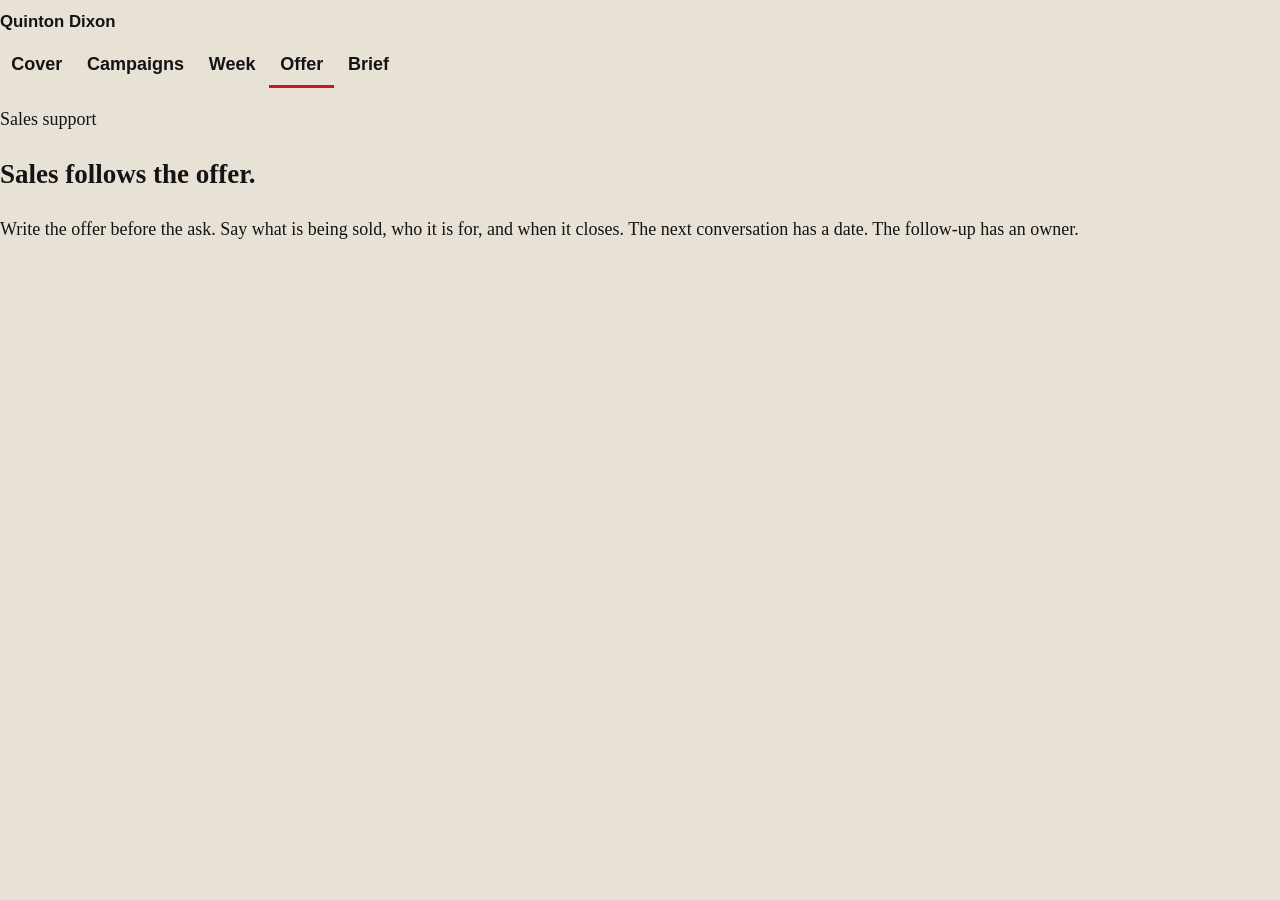
<file: offer.html>
<!DOCTYPE html>
<html lang="en">
<head>
  <meta charset="utf-8">
  <meta name="viewport" content="width=device-width, initial-scale=1">
  <title>The offer. Quinton Dixon.</title>
  <meta name="description" content="Sales follows the offer. Quinton Dixon writes the offer before the ask and dates the next conversation.">
  <link rel="icon" href="favicon.svg" type="image/svg+xml">
  <link rel="preconnect" href="https://fonts.googleapis.com">
  <link rel="preconnect" href="https://fonts.gstatic.com" crossorigin>
  <link href="https://fonts.googleapis.com/css2?family=Archivo+Black&family=IBM+Plex+Mono:wght@400;600&display=swap" rel="stylesheet">
  <link rel="stylesheet" href="styles.css">
  <noscript><style>
    @media (max-width: 760px) {
      .nav-toggle { display: none !important; }
      #site-nav { display: flex !important; position: static !important; inset: auto !important; background: transparent !important; padding: 0 !important; overflow: visible !important; }
    }
  </style></noscript>
</head>
<body class="acid">
  <a class="skip" href="#content">Skip to content</a>
  <header class="rail">
    <a class="home" href="index.html">Quinton Dixon</a>
    <button type="button" class="nav-toggle" aria-expanded="false" aria-controls="site-nav">Menu</button>
    <nav id="site-nav" aria-label="Pages">
      <a href="index.html">Cover</a>
      <a href="campaigns.html">Campaigns</a>
      <a href="week.html">Week</a>
      <a href="offer.html" aria-current="page">Offer</a>
      <a href="brief.html">Brief</a>
    </nav>
  </header>
  <main id="content" class="sheet" tabindex="-1">
    <article class="slab">
      <p class="tag">Sales support</p>
      <h1 class="slash">Sales follows the offer.</h1>
      <p class="note">Write the offer before the ask. Say what is being sold, who it is for, and when it closes. The next conversation has a date. The follow-up has an owner.</p>
    </article>
  </main>
  <script src="site.js"></script>
</body>
</html>
</file>
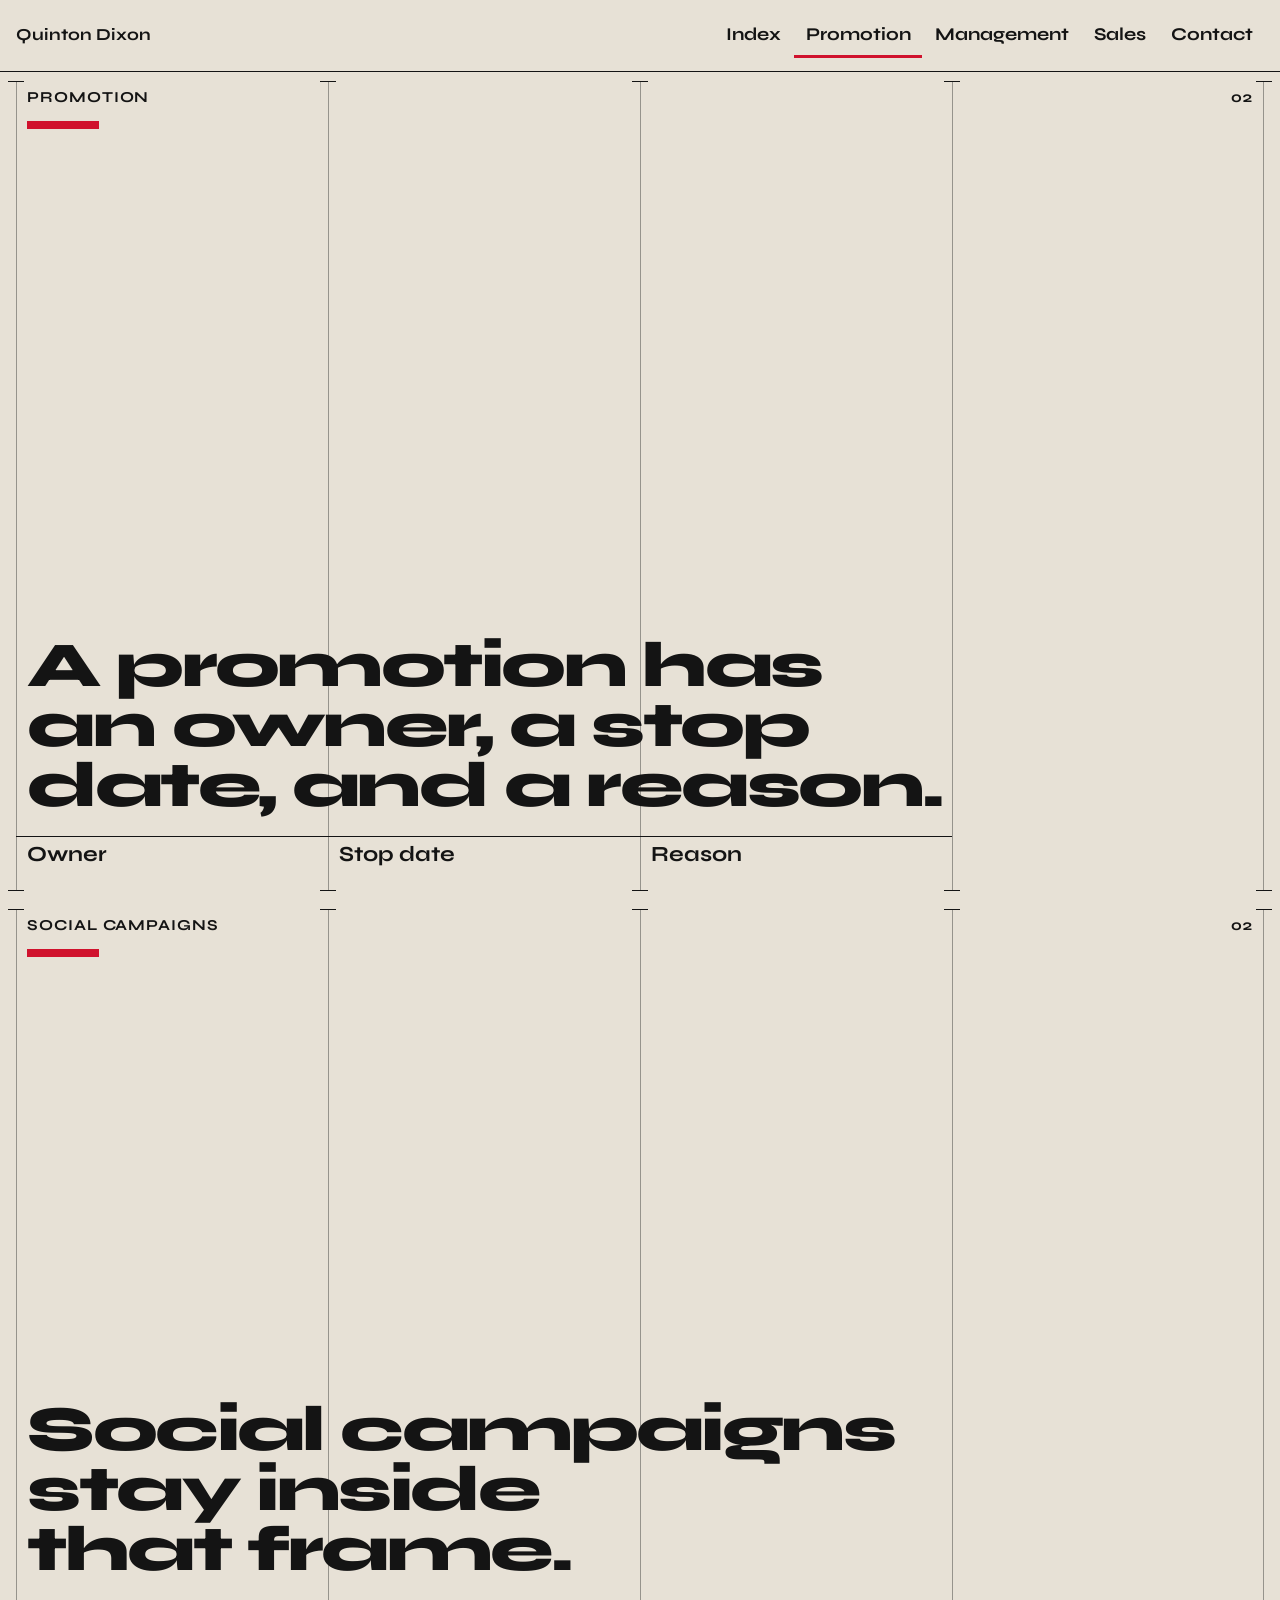
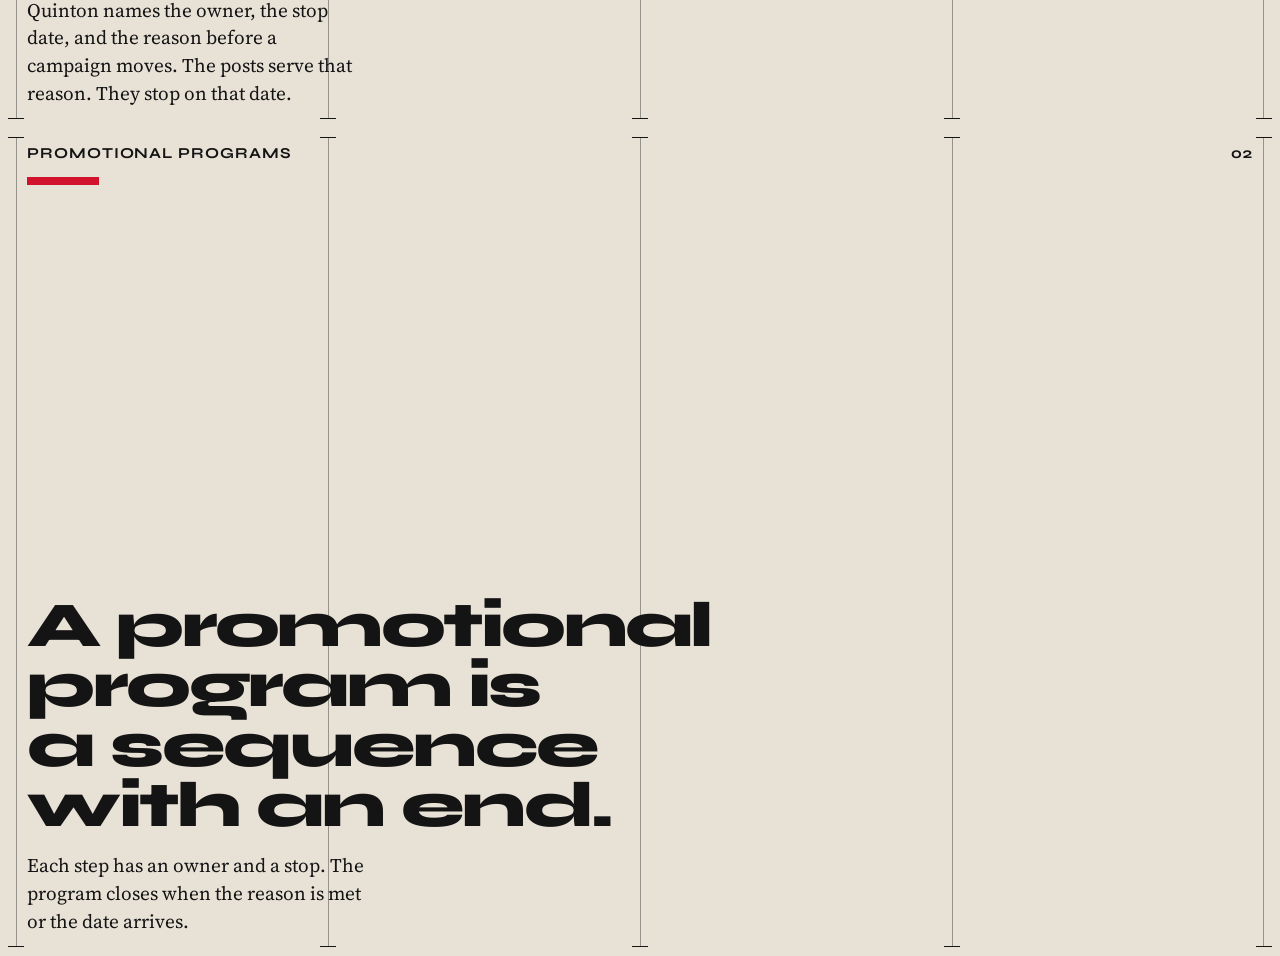
<file: promotion.html>
<!DOCTYPE html>
<html lang="en">
<head>
  <meta charset="utf-8">
  <meta name="viewport" content="width=device-width, initial-scale=1">
  <title>Promotion. Quinton Dixon.</title>
  <meta name="description" content="A promotion has an owner, a stop date, and a reason. Quinton Dixon runs social campaigns and promotional programs inside that frame.">
  <link rel="icon" href="favicon.svg" type="image/svg+xml">
  <link rel="preconnect" href="https://fonts.googleapis.com">
  <link rel="preconnect" href="https://fonts.gstatic.com" crossorigin>
  <link href="https://fonts.googleapis.com/css2?family=Source+Serif+4:ital,opsz,wght@0,8..60,400;0,8..60,600;1,8..60,400&family=Syne:wght@700;800&display=swap" rel="stylesheet">
  <link rel="stylesheet" href="styles.css">
  <noscript><style>
    @media (max-width: 760px) {
      .nav-toggle { display: none !important; }
      #site-nav { display: flex !important; position: static !important; inset: auto !important; background: transparent !important; padding: 0 !important; overflow: visible !important; }
    }
  </style></noscript>
</head>
<body class="swiss">
  <a class="skip" href="#content">Skip to content</a>
  <header class="bar">
    <a class="home" href="index.html">Quinton Dixon</a>
    <button type="button" class="nav-toggle" aria-expanded="false" aria-controls="site-nav">Menu</button>
    <nav id="site-nav" aria-label="Pages">
      <a href="index.html">Index</a>
      <a href="promotion.html" aria-current="page">Promotion</a>
      <a href="management.html">Management</a>
      <a href="sales.html">Sales</a>
      <a href="contact.html">Contact</a>
    </nav>
  </header>
  <main id="content" tabindex="-1">
    <section class="poster" aria-labelledby="rule">
      <div class="press" aria-hidden="true"><span></span><span></span><span></span><span></span></div>
      <p class="kicker">Promotion <span class="sheet-no">02</span></p>
      <div class="tick" aria-hidden="true"></div>
      <h1 id="rule" class="statement long">A promotion has an owner, a stop date, and a reason.</h1>
      <ul class="terms">
        <li>Owner</li>
        <li>Stop date</li>
        <li>Reason</li>
      </ul>
    </section>
    <section class="poster" id="campaigns" aria-labelledby="campaigns-title">
      <div class="press" aria-hidden="true"><span></span><span></span><span></span><span></span></div>
      <p class="kicker">Social campaigns <span class="sheet-no">02</span></p>
      <div class="tick" aria-hidden="true"></div>
      <h2 id="campaigns-title" class="statement long">Social campaigns stay inside that frame.</h2>
      <p class="caption">Quinton names the owner, the stop date, and the reason before a campaign moves. The posts serve that reason. They stop on that date.</p>
    </section>
    <section class="poster" id="programs" aria-labelledby="programs-title">
      <div class="press" aria-hidden="true"><span></span><span></span><span></span><span></span></div>
      <p class="kicker">Promotional programs <span class="sheet-no">02</span></p>
      <div class="tick" aria-hidden="true"></div>
      <h2 id="programs-title" class="statement long">A promotional program is a sequence with an end.</h2>
      <p class="caption">Each step has an owner and a stop. The program closes when the reason is met or the date arrives.</p>
    </section>
  </main>
  <script src="site.js"></script>
</body>
</html>
</file>
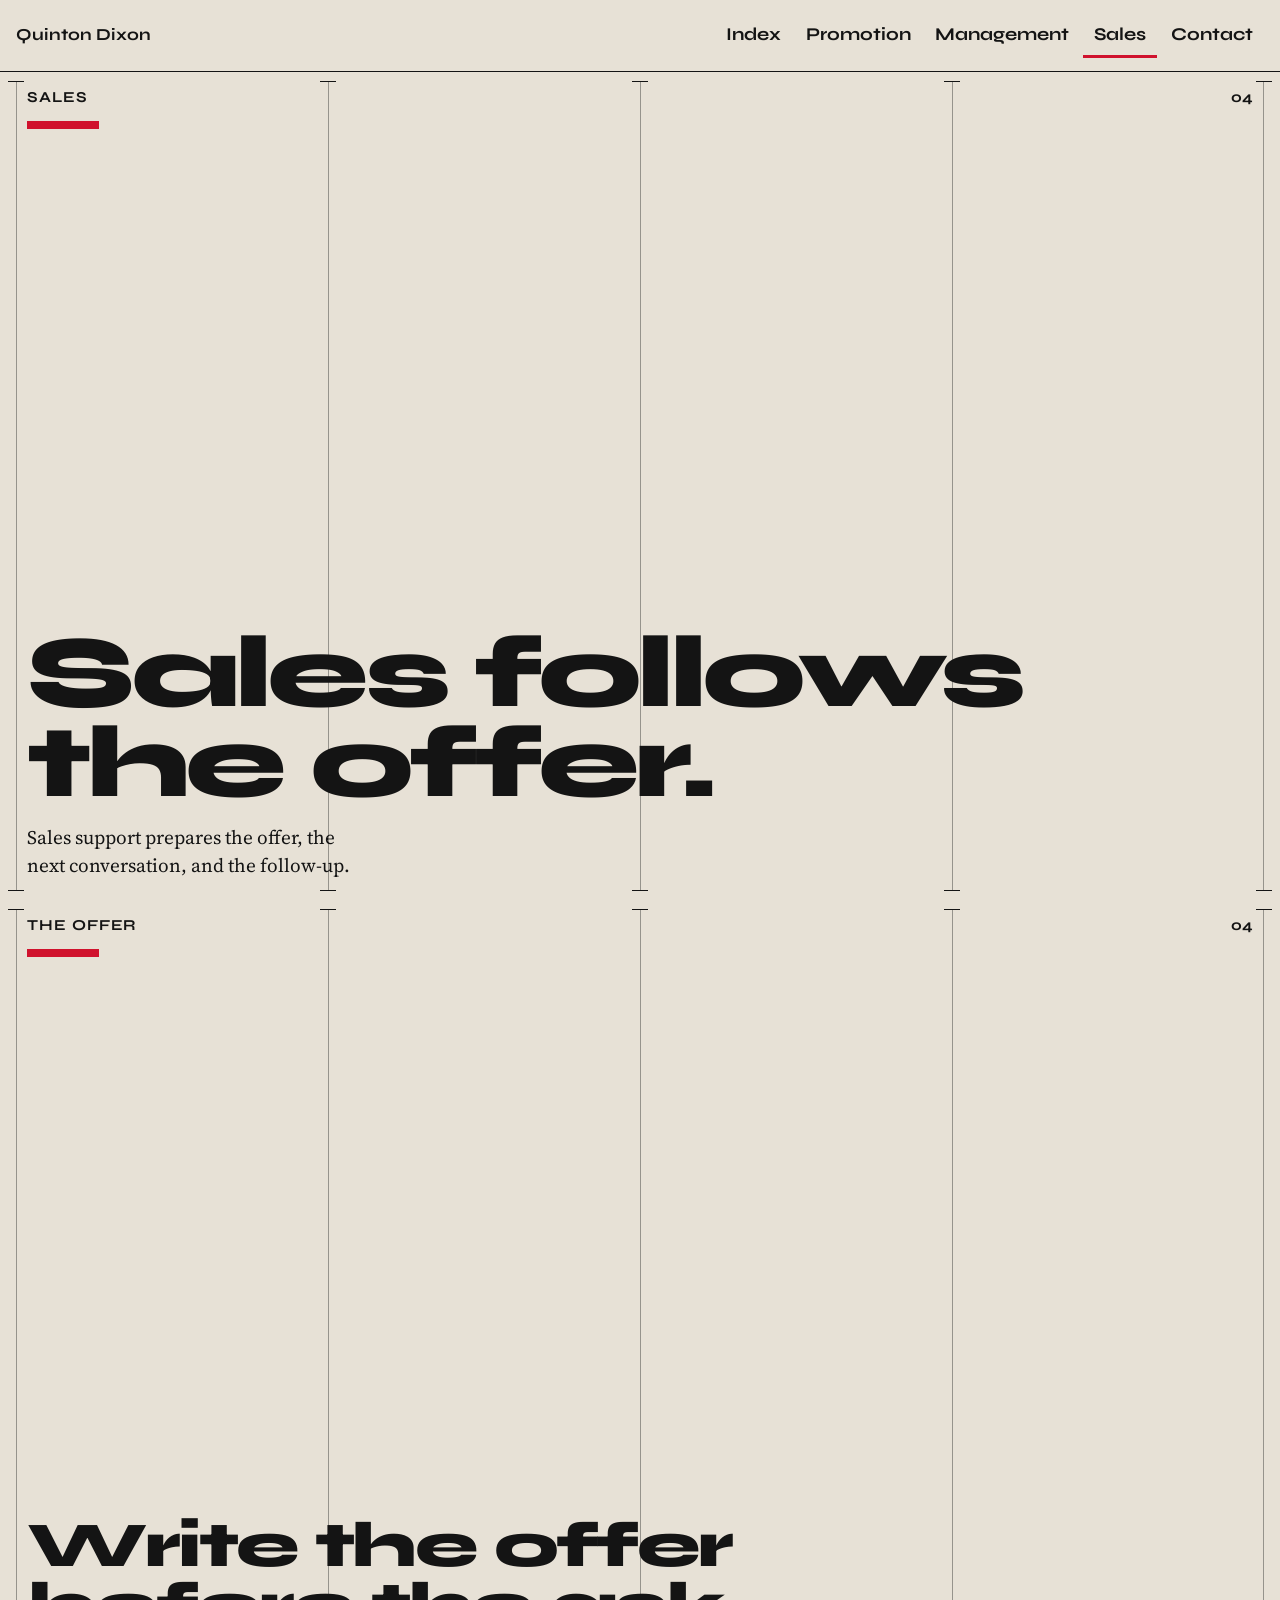
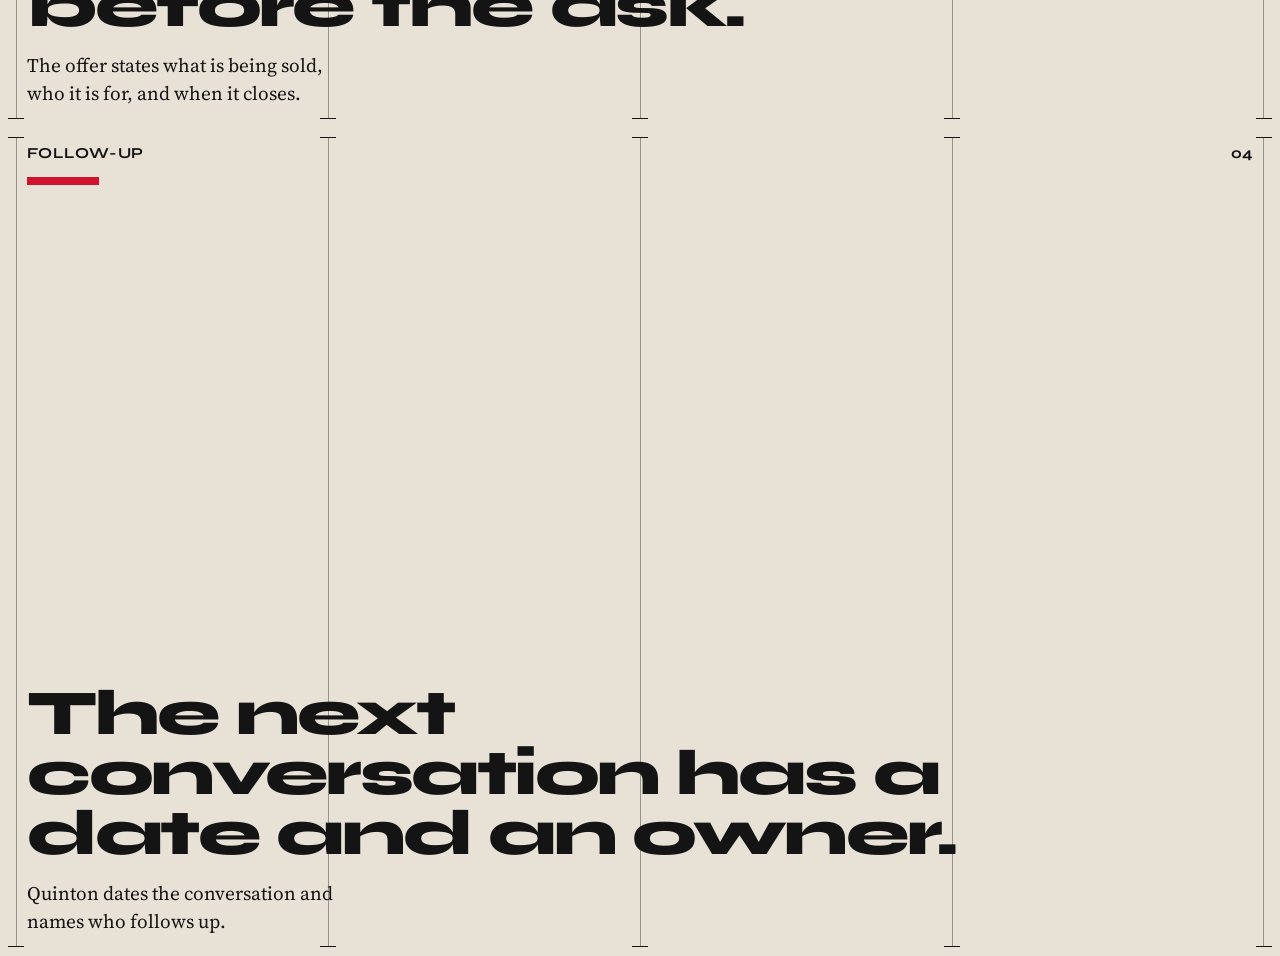
<file: sales.html>
<!DOCTYPE html>
<html lang="en">
<head>
  <meta charset="utf-8">
  <meta name="viewport" content="width=device-width, initial-scale=1">
  <title>Sales. Quinton Dixon.</title>
  <meta name="description" content="Sales follows the offer. Quinton Dixon prepares the offer, the next conversation, and the follow-up.">
  <link rel="icon" href="favicon.svg" type="image/svg+xml">
  <link rel="preconnect" href="https://fonts.googleapis.com">
  <link rel="preconnect" href="https://fonts.gstatic.com" crossorigin>
  <link href="https://fonts.googleapis.com/css2?family=Source+Serif+4:ital,opsz,wght@0,8..60,400;0,8..60,600;1,8..60,400&family=Syne:wght@700;800&display=swap" rel="stylesheet">
  <link rel="stylesheet" href="styles.css">
  <noscript><style>
    @media (max-width: 760px) {
      .nav-toggle { display: none !important; }
      #site-nav { display: flex !important; position: static !important; inset: auto !important; background: transparent !important; padding: 0 !important; overflow: visible !important; }
    }
  </style></noscript>
</head>
<body class="swiss">
  <a class="skip" href="#content">Skip to content</a>
  <header class="bar">
    <a class="home" href="index.html">Quinton Dixon</a>
    <button type="button" class="nav-toggle" aria-expanded="false" aria-controls="site-nav">Menu</button>
    <nav id="site-nav" aria-label="Pages">
      <a href="index.html">Index</a>
      <a href="promotion.html">Promotion</a>
      <a href="management.html">Management</a>
      <a href="sales.html" aria-current="page">Sales</a>
      <a href="contact.html">Contact</a>
    </nav>
  </header>
  <main id="content" tabindex="-1">
    <section class="poster" aria-labelledby="offer-rule">
      <div class="press" aria-hidden="true"><span></span><span></span><span></span><span></span></div>
      <p class="kicker">Sales <span class="sheet-no">04</span></p>
      <div class="tick" aria-hidden="true"></div>
      <h1 id="offer-rule" class="statement">Sales follows the offer.</h1>
      <p class="caption">Sales support prepares the offer, the next conversation, and the follow-up.</p>
    </section>
    <section class="poster" aria-labelledby="write-offer">
      <div class="press" aria-hidden="true"><span></span><span></span><span></span><span></span></div>
      <p class="kicker">The offer <span class="sheet-no">04</span></p>
      <div class="tick" aria-hidden="true"></div>
      <h2 id="write-offer" class="statement long">Write the offer before the ask.</h2>
      <p class="caption">The offer states what is being sold, who it is for, and when it closes.</p>
    </section>
    <section class="poster" aria-labelledby="next-talk">
      <div class="press" aria-hidden="true"><span></span><span></span><span></span><span></span></div>
      <p class="kicker">Follow-up <span class="sheet-no">04</span></p>
      <div class="tick" aria-hidden="true"></div>
      <h2 id="next-talk" class="statement long">The next conversation has a date and an owner.</h2>
      <p class="caption">Quinton dates the conversation and names who follows up.</p>
    </section>
  </main>
  <script src="site.js"></script>
</body>
</html>
</file>
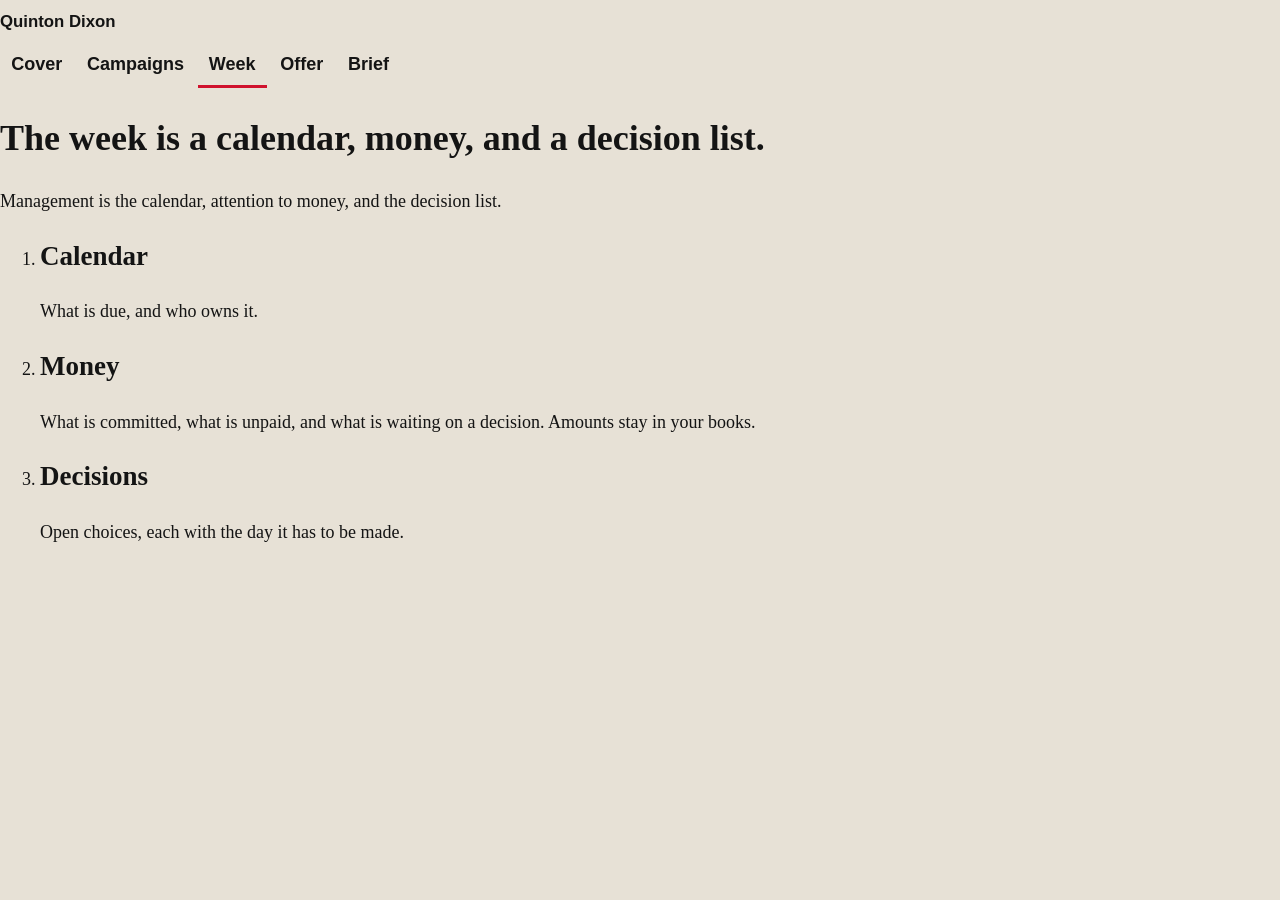
<file: week.html>
<!DOCTYPE html>
<html lang="en">
<head>
  <meta charset="utf-8">
  <meta name="viewport" content="width=device-width, initial-scale=1">
  <title>The week. Quinton Dixon.</title>
  <meta name="description" content="Quinton Dixon runs a weekly business-management routine: the calendar, attention to money, and the decision list.">
  <link rel="icon" href="favicon.svg" type="image/svg+xml">
  <link rel="preconnect" href="https://fonts.googleapis.com">
  <link rel="preconnect" href="https://fonts.gstatic.com" crossorigin>
  <link href="https://fonts.googleapis.com/css2?family=Archivo+Black&family=IBM+Plex+Mono:wght@400;600&display=swap" rel="stylesheet">
  <link rel="stylesheet" href="styles.css">
  <noscript><style>
    @media (max-width: 760px) {
      .nav-toggle { display: none !important; }
      #site-nav { display: flex !important; position: static !important; inset: auto !important; background: transparent !important; padding: 0 !important; overflow: visible !important; }
    }
  </style></noscript>
</head>
<body class="acid">
  <a class="skip" href="#content">Skip to content</a>
  <header class="rail">
    <a class="home" href="index.html">Quinton Dixon</a>
    <button type="button" class="nav-toggle" aria-expanded="false" aria-controls="site-nav">Menu</button>
    <nav id="site-nav" aria-label="Pages">
      <a href="index.html">Cover</a>
      <a href="campaigns.html">Campaigns</a>
      <a href="week.html" aria-current="page">Week</a>
      <a href="offer.html">Offer</a>
      <a href="brief.html">Brief</a>
    </nav>
  </header>
  <main id="content" class="sheet" tabindex="-1">
    <h1 class="slash tight">The week is a calendar, money, and a decision list.</h1>
    <p class="plain">Management is the calendar, attention to money, and the decision list.</p>
    <ol class="piles">
      <li>
        <h2>Calendar</h2>
        <p>What is due, and who owns it.</p>
      </li>
      <li>
        <h2>Money</h2>
        <p>What is committed, what is unpaid, and what is waiting on a decision. Amounts stay in your books.</p>
      </li>
      <li>
        <h2>Decisions</h2>
        <p>Open choices, each with the day it has to be made.</p>
      </li>
    </ol>
  </main>
  <script src="site.js"></script>
</body>
</html>
</file>
<file: styles.css>
/* Lacquer #d0122d on bone is 4.24:1, so it stays on large type and rules. Body copy stays ink. */
:root {
  --bone: #e7e1d6;
  --ink: #141414;
  --lacquer: #d0122d;
  --display: "Syne", "Arial Narrow", sans-serif;
  --text: "Source Serif 4", Georgia, serif;
  --bar: 4.5rem;
}

*,
*::before,
*::after {
  box-sizing: border-box;
}

html {
  overflow-x: clip;
  color-scheme: light;
}

body {
  margin: 0;
  overflow-x: clip;
  background: var(--bone);
  color: var(--ink);
  font-family: var(--text);
  font-size: 1.125rem;
  line-height: 1.45;
}

.skip {
  position: absolute;
  left: 0.75rem;
  top: 0.75rem;
  z-index: 80;
  transform: translateY(-160%);
  background: var(--ink);
  color: var(--bone);
  padding: 0.7rem 1rem;
  min-height: 44px;
  font-family: var(--display);
  font-weight: 700;
  text-decoration: none;
}

.skip:focus {
  transform: none;
}

:focus {
  outline: none;
}

:focus-visible {
  outline: 3px solid var(--ink);
  outline-offset: 3px;
}

.bar {
  position: sticky;
  top: 0;
  z-index: 40;
  display: flex;
  align-items: center;
  gap: 0.5rem;
  min-height: var(--bar);
  padding: 0 1rem;
  background: var(--bone);
  border-bottom: 1px solid var(--ink);
}

.home,
.nav-toggle,
#site-nav a {
  font-family: var(--display);
  font-weight: 700;
  color: inherit;
  text-decoration: none;
}

.home {
  position: relative;
  z-index: 50;
  display: inline-flex;
  align-items: center;
  min-height: 44px;
  margin-right: auto;
  font-size: 1.05rem;
}

.nav-toggle {
  position: relative;
  z-index: 50;
  display: none;
  align-items: center;
  justify-content: center;
  min-height: 44px;
  min-width: 44px;
  padding: 0 0.9rem;
  background: var(--ink);
  color: var(--bone);
  border: 0;
  font-size: 1rem;
  cursor: pointer;
}

#site-nav {
  display: flex;
  align-items: center;
  gap: 0.15rem;
}

#site-nav a {
  display: inline-flex;
  align-items: center;
  min-height: 44px;
  padding: 0 0.7rem;
  border-bottom: 3px solid transparent;
}

#site-nav a[aria-current="page"] {
  border-bottom-color: var(--lacquer);
}

#site-nav a:hover {
  border-bottom-color: var(--ink);
}

.poster {
  position: relative;
  display: grid;
  grid-template-columns: repeat(4, minmax(0, 1fr));
  grid-template-rows: auto auto 1fr auto auto;
  min-height: calc(100svh - var(--bar));
  padding: 0.85rem 1rem 1.25rem;
}

.press {
  position: absolute;
  z-index: 0;
  left: 1rem;
  right: 1rem;
  top: 0.55rem;
  bottom: 0.55rem;
  display: grid;
  grid-template-columns: repeat(4, minmax(0, 1fr));
  pointer-events: none;
}

.press span {
  position: relative;
  box-shadow: inset 1px 0 0 rgba(20, 20, 20, 0.38);
}

.press span:last-child {
  box-shadow: inset 1px 0 0 rgba(20, 20, 20, 0.38), inset -1px 0 0 rgba(20, 20, 20, 0.38);
}

.press span::before,
.press span::after {
  content: "";
  position: absolute;
  left: -8px;
  width: 16px;
  height: 1px;
  background: var(--ink);
}

.press span::before { top: 0; }
.press span::after { bottom: 0; }

.press::before,
.press::after {
  content: "";
  position: absolute;
  right: -8px;
  width: 16px;
  height: 1px;
  background: var(--ink);
}

.press::before { top: 0; }
.press::after { bottom: 0; }

.kicker,
.tick,
.statement,
.caption,
.terms,
.index,
.brief-grid {
  position: relative;
  z-index: 1;
}

.kicker {
  grid-column: 1 / -1;
  grid-row: 1;
  display: flex;
  justify-content: space-between;
  align-items: baseline;
  gap: 1rem;
  margin: 0;
  padding-inline: 0.7rem;
  font-family: var(--display);
  font-weight: 700;
  font-size: 0.95rem;
  letter-spacing: 0.06em;
  text-transform: uppercase;
}

.sheet-no {
  font-variant-numeric: tabular-nums;
  letter-spacing: 0;
}

.tick {
  grid-column: 1 / 2;
  grid-row: 2;
  width: 4.5rem;
  height: 0.5rem;
  margin: 0.85rem 0.7rem 0;
  background: var(--lacquer);
}

.statement {
  grid-column: 1 / -1;
  grid-row: 4;
  align-self: end;
  margin: 0;
  padding-inline: 0.7rem;
  max-width: 12ch;
  font-family: var(--display);
  font-weight: 800;
  font-size: clamp(2.8rem, 8vw, 7.2rem);
  line-height: 0.88;
  letter-spacing: -0.045em;
  text-wrap: balance;
}

.statement.long {
  max-width: 16ch;
  font-size: clamp(2.15rem, 5vw, 4.35rem);
  line-height: 0.94;
  letter-spacing: -0.04em;
}

.caption {
  grid-column: 1 / 3;
  grid-row: 5;
  margin: 1rem 0 0;
  padding-inline: 0.7rem;
  max-width: 36ch;
  font-size: 1.2rem;
}

.poster.roster .statement {
  grid-row: 3;
  align-self: end;
  margin-bottom: 0.75rem;
}

.poster.roster .index {
  grid-row: 4;
  align-self: end;
}

.poster.work {
  grid-template-rows: auto auto auto auto;
  align-content: start;
}

.poster.work .statement {
  grid-row: 3;
  align-self: start;
  margin-top: 0.35rem;
  max-width: 14ch;
  font-size: clamp(2.4rem, 4.6vw, 4rem);
  line-height: 0.96;
}

.poster.work .brief-grid {
  grid-row: 4;
  align-self: start;
  margin-top: 0.6rem;
}

.poster.work .field,
.poster.work fieldset {
  margin-bottom: 0.35rem;
}

.poster.work textarea {
  min-height: 4.5rem;
}

.terms {
  grid-column: 1 / -1;
  grid-row: 5;
  align-self: start;
  display: grid;
  grid-template-columns: repeat(4, minmax(0, 1fr));
  margin: 1.25rem 0 0;
  padding: 0;
  list-style: none;
}

.terms li {
  min-height: 44px;
  padding: 0.4rem 0.7rem 0;
  font-family: var(--display);
  font-weight: 700;
  font-size: 1.35rem;
  line-height: 1.1;
  border-top: 1px solid var(--ink);
}

.index {
  grid-column: 1 / -1;
  margin: 0;
  padding: 0;
  list-style: none;
}

.index a {
  display: grid;
  grid-template-columns: repeat(4, minmax(0, 1fr));
  align-items: center;
  min-height: 52px;
  padding: 0.55rem 0;
  border-top: 1px solid var(--ink);
  color: inherit;
  text-decoration: none;
}

.index li:last-child a {
  border-bottom: 1px solid var(--ink);
}

.index a:hover,
.index a:focus-visible {
  background: #ddd6c8;
}

.num,
.where {
  font-family: var(--display);
  font-weight: 700;
  font-variant-numeric: tabular-nums;
  font-size: 0.95rem;
  padding-left: 0.35rem;
}

.name {
  grid-column: 2 / 4;
  font-family: var(--display);
  font-weight: 700;
  font-size: clamp(1.2rem, 2vw, 1.7rem);
  text-decoration: underline;
  text-underline-offset: 0.16em;
  text-decoration-thickness: 1px;
}

.where {
  padding-left: 0;
  padding-right: 0.35rem;
  text-align: right;
}

.brief-grid {
  grid-column: 1 / -1;
  display: grid;
  grid-template-columns: repeat(4, minmax(0, 1fr));
  gap: 1.5rem 1.25rem;
  margin-top: 1.5rem;
  padding-inline: 0.7rem;
}

.fields { grid-column: 1 / 3; }
.output { grid-column: 3 / 5; }

.field {
  display: flex;
  flex-direction: column;
  margin-bottom: 0.85rem;
}

.field span,
legend {
  font-family: var(--display);
  font-weight: 700;
  font-size: 0.95rem;
}

fieldset {
  border: 0;
  margin: 0 0 0.85rem;
  padding: 0;
  min-inline-size: 0;
}

.choice {
  display: grid;
  grid-template-columns: 1.2rem minmax(0, 1fr);
  column-gap: 0.75rem;
  align-items: center;
  min-height: 44px;
  font-size: 1.05rem;
}

.choice input {
  width: 1.2rem;
  height: 1.2rem;
  accent-color: var(--lacquer);
}

input,
textarea {
  width: 100%;
  min-height: 44px;
  margin-top: 0.2rem;
  padding: 0.45rem 0;
  border: 0;
  border-bottom: 1px solid var(--ink);
  border-radius: 0;
  background: transparent;
  color: inherit;
  font: inherit;
  font-size: 1rem;
}

textarea {
  min-height: 6.5rem;
  resize: vertical;
}

button[type="submit"] {
  min-height: 44px;
  min-width: 44px;
  margin-top: 0.4rem;
  padding: 0.65rem 1.1rem;
  background: var(--ink);
  color: var(--bone);
  border: 0;
  font-family: var(--display);
  font-weight: 700;
  font-size: 1rem;
  cursor: pointer;
}

.output p {
  margin: 0 0 0.4rem;
  font-family: var(--display);
  font-weight: 700;
  font-size: 0.95rem;
}

.output pre {
  margin: 0;
  white-space: pre-wrap;
  overflow-wrap: anywhere;
  font-family: var(--text);
  font-size: 1rem;
  line-height: 1.5;
}

.mail-slot {
  margin: 0.9rem 0 0;
}

.mail-slot a {
  display: inline-flex;
  align-items: center;
  min-height: 44px;
  color: inherit;
  font-family: var(--display);
  font-weight: 700;
}

.sr-only {
  position: absolute;
  width: 1px;
  height: 1px;
  padding: 0;
  margin: -1px;
  overflow: hidden;
  clip: rect(0, 0, 0, 0);
  white-space: nowrap;
  border: 0;
}

@media (max-width: 1100px) {
  .where { display: none; }
  .name { grid-column: 2 / -1; }
}

@media (max-width: 760px) {
  .nav-toggle { display: inline-flex; }

  #site-nav {
    display: none;
    position: fixed;
    inset: 0;
    z-index: 30;
    flex-direction: column;
    align-items: stretch;
    justify-content: flex-start;
    gap: 0;
    padding: calc(var(--bar) + 0.5rem) 1.25rem 2rem;
    background: var(--bone);
    overflow: auto;
  }

  body.nav-open #site-nav { display: flex; }
  body.nav-open { overflow: hidden; }

  #site-nav a {
    font-size: 1.85rem;
    border-bottom: 1px solid var(--ink);
    padding: 0.35rem 0;
  }

  #site-nav a[aria-current="page"] {
    box-shadow: inset 6px 0 0 var(--lacquer);
    padding-left: 0.8rem;
  }

  .caption,
  .fields,
  .output { grid-column: 1 / -1; }

  .name { grid-column: 2 / 4; }

  .terms { grid-template-columns: 1fr; }

  .where { display: none; }
}

@media (max-width: 560px) {
  .index a { grid-template-columns: 2.5rem 1fr; }
  .name { grid-column: 2; font-size: 1.2rem; }
}

@media (prefers-reduced-motion: reduce) {
  *,
  *::before,
  *::after {
    animation: none !important;
    transition: none !important;
    scroll-behavior: auto !important;
  }
}
</file>
<file: acid/styles.css>
/* Glyphs sit on solid plates. The stripe moves, and it must not cross a letter. */
:root {
  --lime: #d6ff4a;
  --violet: #5b2dff;
  --ink: #0a0a0a;
  --display: "Archivo Black", Impact, sans-serif;
  --mono: "IBM Plex Mono", ui-monospace, monospace;
  --bar: 4.5rem;
}

*,
*::before,
*::after { box-sizing: border-box; }

html {
  overflow-x: clip;
  color-scheme: light;
}

body {
  margin: 0;
  overflow-x: clip;
  background-color: var(--lime);
  color: var(--ink);
  font-family: var(--mono);
  font-size: 1.05rem;
  line-height: 1.45;
  background-image: repeating-linear-gradient(
    -28deg,
    var(--lime) 0 18px,
    #c6ef32 18px 20px
  );
}

.skip {
  position: absolute;
  left: 0.75rem;
  top: 0.75rem;
  z-index: 80;
  transform: translateY(-160%);
  background: var(--ink);
  color: var(--lime);
  padding: 0.7rem 1rem;
  min-height: 44px;
  font-family: var(--display);
  text-decoration: none;
}

.skip:focus { transform: none; }

:focus { outline: none; }

:focus-visible {
  outline: 3px solid var(--ink);
  outline-offset: 3px;
}

.rail {
  position: sticky;
  top: 0;
  z-index: 40;
  display: flex;
  align-items: center;
  gap: 0.5rem;
  min-height: var(--bar);
  padding: 0 1rem;
  background: var(--ink);
  color: var(--lime);
}

.rail::before {
  content: "";
  position: absolute;
  inset: 0;
  background: var(--ink);
  z-index: 40;
}

.home,
.nav-toggle { position: relative; z-index: 50; }

.home {
  display: inline-flex;
  align-items: center;
  min-height: 44px;
  margin-right: auto;
  color: var(--lime);
  font-family: var(--mono);
  font-weight: 600;
  text-decoration: underline;
  text-underline-offset: 0.18em;
}

.nav-toggle {
  display: none;
  align-items: center;
  justify-content: center;
  min-height: 44px;
  min-width: 44px;
  padding: 0 0.9rem;
  background: var(--lime);
  color: var(--ink);
  border: 0;
  font-family: var(--display);
  font-size: 1rem;
  cursor: pointer;
}

#site-nav {
  position: relative;
  z-index: 45;
  display: flex;
  align-items: center;
  gap: 0.15rem;
}

#site-nav a {
  display: inline-flex;
  align-items: center;
  min-height: 44px;
  padding: 0 0.7rem;
  color: var(--lime);
  font-family: var(--mono);
  font-weight: 600;
  text-decoration: none;
  border-bottom: 3px solid transparent;
}

#site-nav a[aria-current="page"],
#site-nav a:hover { border-bottom-color: var(--lime); }

.sheet {
  overflow: clip;
  padding: 2.6rem 1rem 4rem;
}

.slash {
  display: block;
  width: calc(100% - 2.5rem);
  max-width: calc(100% - 2.5rem);
  margin: 1.6rem 0 1.8rem;
  padding: 0.45rem 0.85rem 0.6rem;
  background: var(--ink);
  color: var(--lime);
  font-family: var(--display);
  font-size: clamp(2.5rem, 8vw, 6.2rem);
  font-weight: 400;
  line-height: 0.86;
  letter-spacing: -0.03em;
  text-transform: uppercase;
  transform: rotate(-3deg);
  transform-origin: left center;
}

.slash.tight {
  font-size: clamp(2.1rem, 5.4vw, 4.3rem);
  line-height: 0.92;
}

.plain,
.note {
  display: block;
  max-width: 40rem;
  margin: 0.4rem 0 0;
  padding: 0.7rem 0.85rem;
  background: var(--lime);
  color: var(--ink);
  font-family: var(--mono);
  font-size: 1.05rem;
  line-height: 1.45;
}

.note { transform: rotate(-1.5deg); transform-origin: left center; }

.strips,
.piles {
  list-style: none;
  margin: 2rem 0 0;
  padding: 0;
}

.strips a,
.piles li {
  display: block;
  width: min(100%, 44rem);
  margin: 1.15rem 0;
  padding: 0.75rem 0.95rem;
  background: var(--violet);
  color: var(--lime);
  transform: rotate(-3deg);
  transform-origin: left center;
}

.strips a {
  display: grid;
  grid-template-columns: 2.5rem minmax(0, 1fr);
  align-items: start;
  column-gap: 0.7rem;
  min-height: 56px;
  font-family: var(--display);
  font-size: clamp(1.15rem, 2.1vw, 1.8rem);
  line-height: 1.1;
  text-decoration: underline;
  text-underline-offset: 0.14em;
  text-decoration-thickness: 2px;
}

.strips .num {
  flex: 0 0 2.2rem;
  padding-top: 0.28rem;
  font-family: var(--mono);
  font-weight: 600;
  font-size: 0.95rem;
  text-decoration: none;
}

.strips li:nth-child(2) a {
  margin-left: 6vw;
  width: min(92%, 40rem);
  background: var(--ink);
}

.strips li:nth-child(3) a { margin-left: 1.5vw; }

.strips li:nth-child(4) a {
  margin-left: 3vw;
  width: min(100%, 54rem);
}

.piles li:nth-child(2) {
  margin-left: 5vw;
  width: min(94%, 48rem);
  background: var(--ink);
}

.piles li:nth-child(3) {
  margin-left: 1vw;
  width: min(78%, 34rem);
}

.piles h2 {
  margin: 0;
  font-family: var(--display);
  font-size: clamp(1.5rem, 3vw, 2.1rem);
  font-weight: 400;
  line-height: 1.05;
}

.piles p {
  margin: 0.35rem 0 0;
  font-family: var(--mono);
  font-size: 1.02rem;
  line-height: 1.45;
}

.slab { margin: 0 0 2.5rem; }

.tag {
  display: inline-block;
  margin: 0;
  padding: 0.25rem 0.5rem;
  background: var(--violet);
  color: var(--lime);
  font-family: var(--mono);
  font-weight: 600;
  transform: rotate(-3deg);
  transform-origin: left center;
}

.split {
  display: grid;
  grid-template-columns: minmax(0, 1.1fr) minmax(0, 0.9fr);
  gap: 1.25rem;
  align-items: start;
}

.plate,
.proof {
  padding: 1rem 1rem 1.2rem;
}

.plate { background: var(--ink); color: var(--lime); }
.proof { background: var(--violet); color: var(--lime); }

.field {
  display: flex;
  flex-direction: column;
  margin-bottom: 0.7rem;
  font-family: var(--mono);
  font-weight: 600;
}

fieldset {
  border: 0;
  margin: 0 0 0.7rem;
  padding: 0;
  min-inline-size: 0;
}

legend { font-family: var(--mono); font-weight: 600; }

.choice {
  display: grid;
  grid-template-columns: 1.2rem minmax(0, 1fr);
  column-gap: 0.7rem;
  align-items: center;
  min-height: 44px;
}

input,
textarea {
  width: 100%;
  min-height: 44px;
  margin-top: 0.25rem;
  padding: 0.45rem 0.55rem;
  border: 0;
  border-radius: 0;
  background: var(--lime);
  color: var(--ink);
  font: inherit;
  font-size: 1rem;
}

textarea { min-height: 6rem; resize: vertical; }

.choice input {
  width: 1.15rem;
  height: 1.15rem;
  min-height: 0;
  margin: 0;
  accent-color: var(--ink);
}

button[type="submit"] {
  min-height: 44px;
  min-width: 44px;
  padding: 0.65rem 1rem;
  background: var(--lime);
  color: var(--ink);
  border: 0;
  font-family: var(--display);
  font-size: 1rem;
  cursor: pointer;
}

.proof p {
  margin: 0 0 0.4rem;
  font-family: var(--display);
  font-size: 1.3rem;
}

.proof pre {
  margin: 0;
  white-space: pre-wrap;
  overflow-wrap: anywhere;
  font-family: var(--mono);
  font-size: 0.98rem;
  line-height: 1.45;
}

.mail-slot { margin: 0.8rem 0 0; }

.mail-slot a {
  display: inline-flex;
  align-items: center;
  min-height: 44px;
  color: var(--lime);
  font-family: var(--display);
}

.sr-only {
  position: absolute;
  width: 1px;
  height: 1px;
  padding: 0;
  margin: -1px;
  overflow: hidden;
  clip: rect(0, 0, 0, 0);
  white-space: nowrap;
  border: 0;
}

@media (max-width: 800px) {
  .split { grid-template-columns: 1fr; }
  .strips li:nth-child(n) a,
  .piles li:nth-child(n) {
    margin-left: 0;
    width: 100%;
  }
}

@media (max-width: 760px) {
  .nav-toggle { display: inline-flex; }

  #site-nav {
    display: none;
    position: fixed;
    z-index: 30;
    inset: 0;
    flex-direction: column;
    align-items: stretch;
    padding: calc(var(--bar) + 0.6rem) 1.1rem 2rem;
    background: var(--violet);
    overflow: auto;
  }

  body.nav-open #site-nav { display: flex; }
  body.nav-open { overflow: hidden; }

  #site-nav a {
    font-family: var(--display);
    font-size: 1.7rem;
    border-bottom: 1px solid var(--lime);
    text-decoration: underline;
    text-underline-offset: 0.12em;
  }
}

@media (prefers-reduced-motion: no-preference) {
  body { animation: drift 55s linear infinite; }
}

@keyframes drift {
  to { background-position: 280px 0; }
}

@media (prefers-reduced-motion: reduce) {
  *,
  *::before,
  *::after {
    animation: none !important;
    transition: none !important;
    scroll-behavior: auto !important;
  }
}
</file>
<file: folio/styles.css>
:root {
  --board: #e7dcc8;
  --paper: #fbf6ec;
  --ink: #1c1612;
  --pencil: #8f1d22;
  --text: "Spectral", Georgia, serif;
  --mono: "Inconsolata", ui-monospace, monospace;
  --bar: 4.5rem;
}

*,
*::before,
*::after { box-sizing: border-box; }

html {
  overflow-x: clip;
  color-scheme: light;
}

body {
  margin: 0;
  overflow-x: clip;
  background: var(--board);
  color: var(--ink);
  font-family: var(--text);
  font-size: 1.125rem;
  line-height: 1.5;
}

.skip {
  position: absolute;
  left: 0.75rem;
  top: 0.75rem;
  z-index: 80;
  transform: translateY(-160%);
  background: var(--ink);
  color: var(--paper);
  padding: 0.7rem 1rem;
  min-height: 44px;
  font-family: var(--mono);
  font-weight: 700;
  text-decoration: none;
}

.skip:focus { transform: none; }

:focus { outline: none; }

:focus-visible {
  outline: 3px solid var(--pencil);
  outline-offset: 3px;
}

.running {
  position: sticky;
  top: 0;
  z-index: 40;
  display: flex;
  align-items: center;
  gap: 0.6rem;
  min-height: var(--bar);
  padding: 0 1rem;
  background: var(--paper);
  border-bottom: 1px solid var(--ink);
  box-shadow: 0 3px 0 var(--paper), 0 4px 0 var(--ink);
}

.home,
.nav-toggle { position: relative; z-index: 50; }

.home {
  display: inline-flex;
  align-items: center;
  min-height: 44px;
  margin-right: auto;
  color: inherit;
  font-family: var(--text);
  font-weight: 700;
  font-size: 1.15rem;
  text-decoration: underline;
  text-underline-offset: 0.15em;
}

.edition {
  font-family: var(--mono);
  font-weight: 700;
  font-size: 0.95rem;
}

.nav-toggle {
  display: none;
  align-items: center;
  justify-content: center;
  min-height: 44px;
  min-width: 44px;
  padding: 0 0.9rem;
  background: var(--ink);
  color: var(--paper);
  border: 0;
  font-family: var(--mono);
  font-weight: 700;
  font-size: 1rem;
  cursor: pointer;
}

#site-nav {
  display: flex;
  align-items: center;
  gap: 0.1rem;
}

#site-nav a {
  display: inline-flex;
  align-items: center;
  min-height: 44px;
  padding: 0 0.65rem;
  color: inherit;
  font-family: var(--mono);
  font-weight: 700;
  text-decoration: none;
  border-bottom: 3px solid transparent;
}

#site-nav a[aria-current="page"] { border-bottom-color: var(--pencil); }
#site-nav a:hover { border-bottom-color: var(--ink); }

.leaf {
  max-width: 72rem;
  margin: 1rem auto 2rem;
  padding: 1.2rem 1.1rem 2.2rem 3.9rem;
  background-color: var(--paper);
  background-image: repeating-linear-gradient(
    to bottom,
    transparent 0,
    transparent 31px,
    rgba(143, 29, 34, 0.33) 31px,
    rgba(143, 29, 34, 0.33) 32px
  );
  background-position: 0 0.4rem;
  box-shadow: inset 3.2rem 0 0 var(--paper), inset 3.32rem 0 0 var(--pencil);
}

h1 {
  margin: 0 0 0.35rem;
  font-size: clamp(2rem, 4vw, 3.05rem);
  line-height: 1.12;
  font-weight: 700;
}

h2 {
  margin: 0.2rem 0 0.35rem;
  font-size: 1.55rem;
  line-height: 1.2;
}

.motto {
  margin: 0 0 0.8rem;
  color: var(--pencil);
  font-style: italic;
  font-size: 1.3rem;
}

.lead { margin: 0 0 1rem; max-width: 42rem; }

.spread {
  display: grid;
  grid-template-columns: minmax(0, 1fr) minmax(11rem, 16rem);
  gap: 1rem 1.4rem;
  align-items: start;
}

.margin {
  margin: 0;
  color: var(--pencil);
  font-style: italic;
}

.week {
  width: 100%;
  border-collapse: collapse;
  font-size: 1.05rem;
}

.week caption {
  caption-side: top;
  text-align: left;
  font-style: italic;
  margin: 0 0 0.45rem;
}

.week th {
  font-family: var(--mono);
  font-weight: 700;
  font-size: 0.95rem;
  text-align: left;
  padding: 0.35rem 0.55rem 0.35rem 0;
  border-bottom: 2px solid var(--ink);
}

.week td {
  padding: 0.45rem 0.55rem 0.45rem 0;
  vertical-align: middle;
  border-bottom: 1px solid rgba(28, 22, 18, 0.28);
}

.blank {
  display: block;
  min-height: 1.15rem;
  border-bottom: 2px solid var(--pencil);
}

.entry { margin: 0 0 1.1rem; max-width: 40rem; }

.entry h2 {
  display: inline-block;
  border-bottom: 2px solid var(--pencil);
}

.lines { margin: 0.4rem 0 0; }
.lines div {
  display: grid;
  grid-template-columns: 11rem minmax(0, 1fr);
  gap: 0.6rem;
  padding: 0.45rem 0;
  border-top: 1px solid rgba(28, 22, 18, 0.35);
}
.lines div:last-child { border-bottom: 1px solid rgba(28, 22, 18, 0.35); }
.lines dt { font-family: var(--mono); font-weight: 700; }
.lines dd { margin: 0; }

.fields { margin-top: 0.4rem; }

.field {
  display: flex;
  flex-direction: column;
  margin-bottom: 0.55rem;
}

.field span,
legend {
  font-family: var(--mono);
  font-weight: 700;
  font-size: 0.98rem;
}

fieldset {
  border: 0;
  margin: 0 0 0.55rem;
  padding: 0;
  min-inline-size: 0;
}

.choice {
  display: grid;
  grid-template-columns: 1.2rem minmax(0, 1fr);
  column-gap: 0.7rem;
  align-items: center;
  min-height: 44px;
}

input,
textarea {
  width: 100%;
  min-height: 44px;
  margin-top: 0.15rem;
  padding: 0.35rem 0;
  border: 0;
  border-bottom: 2px solid var(--pencil);
  border-radius: 0;
  background: transparent;
  color: inherit;
  font: inherit;
  font-size: 1rem;
}

textarea { min-height: 5.5rem; resize: vertical; }

.choice input {
  width: 1.15rem;
  height: 1.15rem;
  min-height: 0;
  margin: 0;
  accent-color: var(--pencil);
}

button[type="submit"] {
  min-height: 44px;
  min-width: 44px;
  padding: 0.6rem 1rem;
  background: var(--ink);
  color: var(--paper);
  border: 0;
  font-family: var(--mono);
  font-weight: 700;
  font-size: 1rem;
  cursor: pointer;
}

.output p {
  margin: 0 0 0.3rem;
  font-family: var(--mono);
  font-weight: 700;
}

.output pre {
  margin: 0;
  white-space: pre-wrap;
  overflow-wrap: anywhere;
  font-family: var(--text);
  font-size: 1.02rem;
  line-height: 1.45;
}

.mail-slot { margin: 0.7rem 0 0; }
.mail-slot a {
  display: inline-flex;
  align-items: center;
  min-height: 44px;
  color: var(--pencil);
  font-weight: 700;
}

.sr-only {
  position: absolute;
  width: 1px;
  height: 1px;
  padding: 0;
  margin: -1px;
  overflow: hidden;
  clip: rect(0, 0, 0, 0);
  white-space: nowrap;
  border: 0;
}

@media (max-width: 800px) {
  .spread,
  .lines div { grid-template-columns: 1fr; }
  .edition { display: none; }
}

@media (max-width: 760px) {
  .nav-toggle { display: inline-flex; }
  .leaf { margin: 0.4rem; padding-left: 3.3rem; }

  #site-nav {
    display: none;
    position: fixed;
    z-index: 30;
    inset: 0;
    flex-direction: column;
    align-items: stretch;
    padding: calc(var(--bar) + 0.5rem) 1.1rem 2rem;
    background: var(--paper);
    overflow: auto;
  }

  body.nav-open #site-nav { display: flex; }
  body.nav-open { overflow: hidden; }

  #site-nav a {
    font-family: var(--text);
    font-size: 1.7rem;
    border-bottom: 1px solid var(--ink);
  }

  .week thead {
    position: absolute;
    width: 1px;
    height: 1px;
    overflow: hidden;
    clip: rect(0, 0, 0, 0);
  }

  .week,
  .week tbody,
  .week tr,
  .week th,
  .week td,
  .week caption { display: block; width: 100%; }

  .week th {
    text-align: left;
    border-bottom: 0;
  }

  .week th::before {
    content: attr(data-label);
    display: block;
    font-family: var(--mono);
    font-weight: 700;
    font-size: 0.92rem;
  }

  .week tr {
    padding: 0.35rem 0 0.6rem;
    border-bottom: 2px solid var(--ink);
  }

  .week td {
    display: flex;
    justify-content: space-between;
    gap: 0.8rem;
    align-items: center;
    min-height: 44px;
    border: 0;
    padding: 0.15rem 0;
  }

  .week td::before {
    content: attr(data-label);
    font-family: var(--mono);
    font-weight: 700;
    font-size: 0.92rem;
  }

  .blank { flex: 1; }
}

@media (prefers-reduced-motion: reduce) {
  *,
  *::before,
  *::after {
    animation: none !important;
    transition: none !important;
    scroll-behavior: auto !important;
  }
}
</file>
